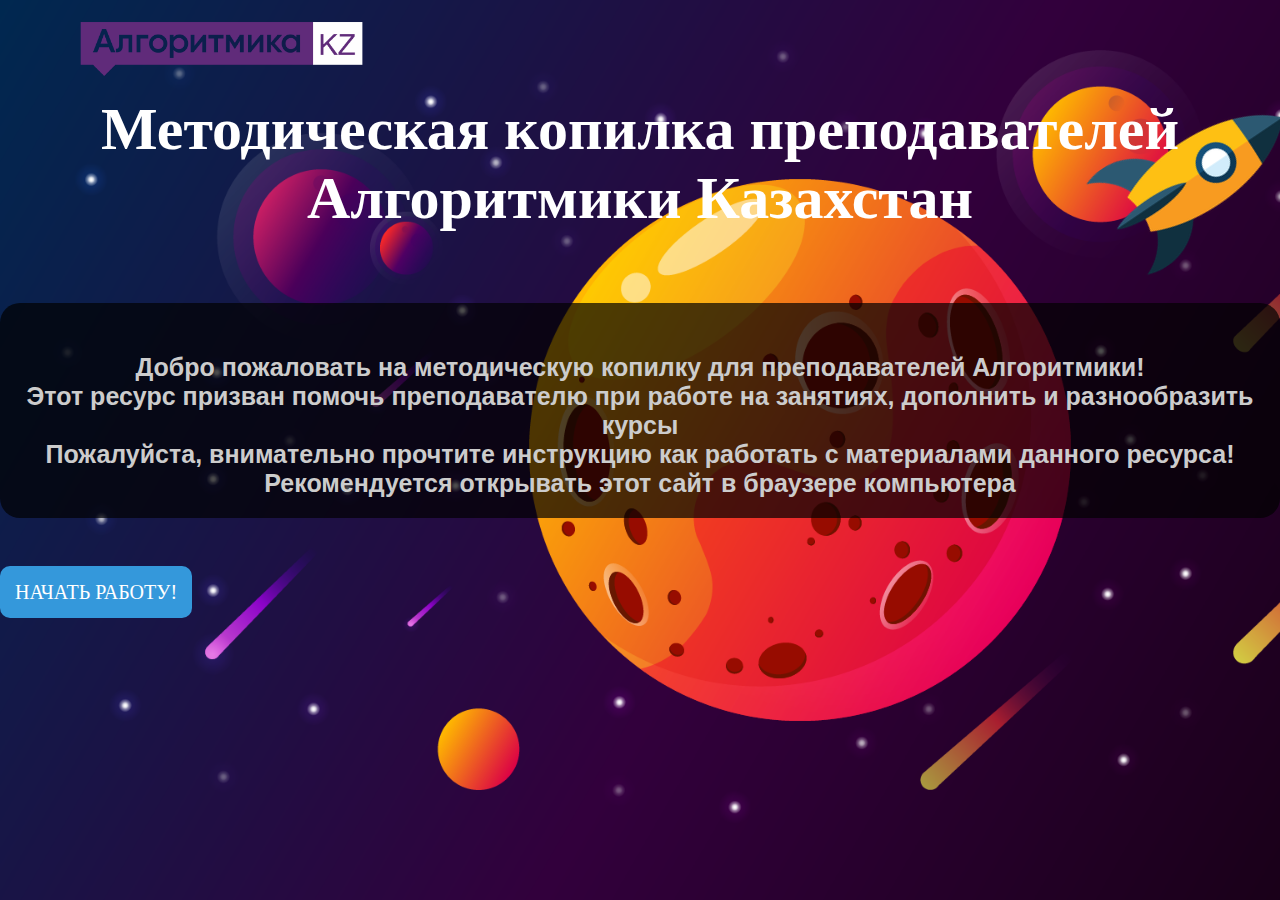
<file: index.html>
<!DOCTYPE html>
<html lang="en">
<head>
    <meta charset="UTF-8">
    <meta name="viewport" content="width=device-width, initial-scale=1.0">
    <title>МО Алгоритмики</title>
    <link href="https://cdn.jsdelivr.net/npm/bootstrap@5.1.3/dist/css/bootstrap.min.css" rel="stylesheet" integrity="sha384-1BmE4kWBq78iYhFldvKuhfTAU6auU8tT94WrHftjDbrCEXSU1oBoqyl2QvZ6jIW3" crossorigin="anonymous">
    <link rel="stylesheet" href="css/style.css">
</head>
<body>
    <div class="loader">
        <img src="img/logoMin.png" alt=""> 
        <p>A</p>
    </div> 
    <!-- Конец лоадера -->

    

    <section id = "intro-header">
        <div class="container">
            <img src="img/LogoKZ.png" class="logo" alt="">
            <div class="wrap-line zindex" style="position: relative;">
                <h1 class="text-center">Методическая копилка преподавателей Алгоритмики Казахстан</h1>
                  <h2 class="text-center">
                    Добро пожаловать на методическую копилку для преподавателей Алгоритмики!
                    <br>Этот ресурс призван помочь преподавателю при работе на занятиях, дополнить и разнообразить курсы
                    <br>Пожалуйста, внимательно прочтите инструкцию как работать с материалами данного ресурса!
                    <br>Рекомендуется открывать этот сайт в браузере компьютера
                  </h2>
                  <div class="text-center middle">
                    <a href="index2.html" class="btn-inst">НАЧАТЬ РАБОТУ!</a>
                  </div>
            </div>
            <div class="rocket"> 
                <div>
                    <img src="img/spaceship.png" alt="Rocket">
                </div> 
            </div>
        </div>
    </section>



    <script src="script.js"></script>
</body>
</html>
</file>
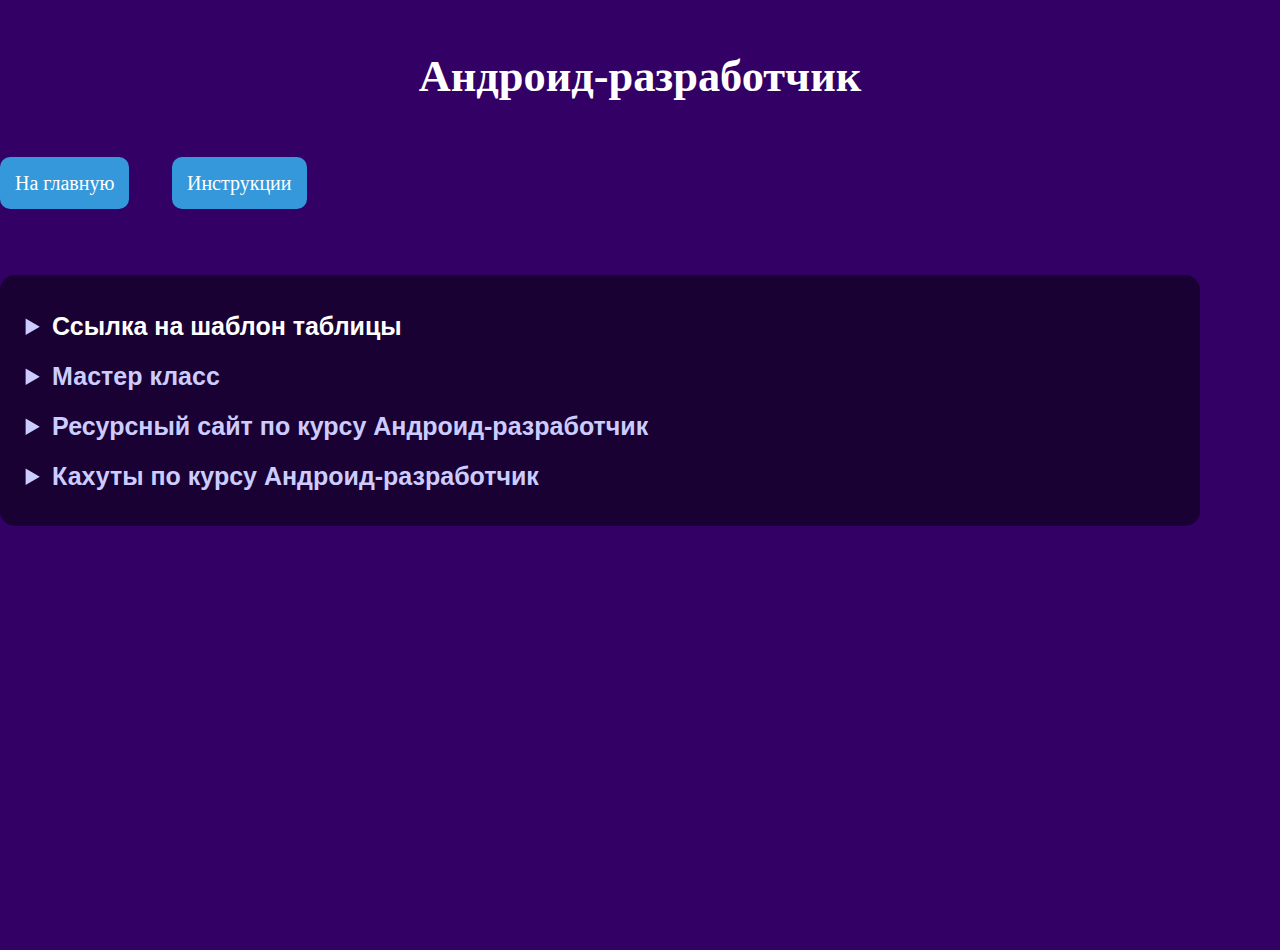
<file: appinventor2.html>
<!DOCTYPE html>
<html lang="en">
<head>
    <meta charset="UTF-8">
    <meta name="viewport" content="width=device-width, initial-scale=1.0">
    <title>Андроид-разработчик</title>
    <link href="https://cdn.jsdelivr.net/npm/bootstrap@5.1.3/dist/css/bootstrap.min.css" rel="stylesheet" integrity="sha384-1BmE4kWBq78iYhFldvKuhfTAU6auU8tT94WrHftjDbrCEXSU1oBoqyl2QvZ6jIW3" crossorigin="anonymous">
    <link rel="stylesheet" href="css/style.css">
</head>
<body class="area">
    <div class="loader">
        <img src="img/logoMin.png" alt=""> 
        <p>A</p>
    </div> 
    <!-- Конец лоадера -->

<h1><strong>Андроид-разработчик</strong></h1>

<!-- Анимация фона -->
<div>
            <ul class="circles">
                    <li></li>
                    <li></li>
                    <li></li>
                    <li></li>
                    <li></li>
                    <li></li>
                    <li></li>
                    <li></li>
                    <li></li>
                    <li></li>
            </ul>
</div>
<!-- Конец анимации фона -->

<div id="btn-group">
                <div class="text-center middle">
                    <a href="index2.html" class="btn-inst">На главную</a>
                    <a href="instructions.html" class="btn-inst">Инструкции</a>
                </div>
</div>

<div class="container-fluid">

<div class="container item-list">

    <details>
    <summary><strong><a href="https://docs.google.com/spreadsheets/d/18XPG72YwzIuKA1iWiOuUtq01KaiU-lw1_TgFGRpQGDo/edit?usp=share_link" target="blank">Ссылка на шаблон таблицы</a></strong></summary>
        <p class="content">
            <h4>
                <br>Таблица представлена в ознакомительных целях. Чтобы использовать ее на занятиях нужно скопировать ее на свой диск или компьютер (подробнее читайте в <a href="instructions.html">разделе инструкций</a>)
            </h4>
        </p>
    </details>

     <details>
    <summary><strong>Мастер класс</strong></summary>

        <p class="content">
             <h4>
        <p>
            <br>По данному курсу мастер класс пока не предусмотрен. Курс разработан как продолжение курса Визуальное программирование
        </p>
            </h4>
        </p>
    </details>

    <details>
    <summary><strong>Ресурсный сайт по курсу Андроид-разработчик</strong></summary>
        <p class="content">
            <h4>
                <br> Рекомендуется добавить ссылку на сайт с ресурсами в брайзерах каждого компьютера. А детям объяснить как скачивать файлы из Гугл Диска
                <br><strong><a href="https://met-algo.github.io/api/" target="blank">Ссылка на сайт.</a></strong>
            <a href="https://met-algo.github.io/api/" target="blank">
                <img class="imgInstruction1" src="img/appinventor.png">
            </a>
            </h4>
        </p>
    </details>
    
<details>
    <summary><strong>Кахуты по курсу Андроид-разработчик</strong></summary>
        <p class="content">
            <details class="container px-4">
            <summary>Модуль 1. Знакомство с MIT App Inventor-2.</summary>
                <h4>
                <br><a href="https://play.kahoot.it/v2/?quizId=dda67c83-ad22-436d-a2db-2238a39bdf02" target="blank">
                М1У1 Знакомство с AppInventor. Моя первая программа </a>
                <br><a href="https://play.kahoot.it/v2/?quizId=ef8a6939-7f69-4c75-8bb2-bf48534a1b54" target="blank">
                М1У2 Палитра компонентов приложения</a>
                <br><a href="https://play.kahoot.it/v2/?quizId=e8a6668b-b817-4ef3-8370-d263ba14fcaf" target="blank">
                М1У3 Функции режима "Блоки"</a>
                <br><a href="https://play.kahoot.it/v2/?quizId=e856433e-08ba-4365-abcf-1bd20bef0476" target="blank">
                М1У4 Анимация в AppInventor</a>
                </h4>
            </details>

            <details class="container px-4">
            <summary>Модуль 2. Приложения.</summary>
                <h4>
                <br><a href="" target="blank">
                М2У1 Рисование в AppInventor. Точка, круг, линия (в разработке)</a>
                <br><a href="" target="blank">
                М2У2 Рисование в AppInventor. Цвет (в разработке)</a>
                <br><a href="" target="blank">
                М2У3 (в разработке)</a>
                <br><a href="" target="blank">
                М2У4 (в разработке)</a>
                </h4>
            </details>

            <details class="container px-4">
            <summary>Модуль 3. Мобильный геймдизайн.</summary>
                <h4>
                <br><a href="" target="blank">
                М3У1 (в разработке) </a>
                <br><a href="" target="blank">
                М3У2 (в разработке) </a>
                <br><a href="" target="blank">
                М3У3 (в разработке) </a>
                <br><a href="" target="blank">
                М3У4 (в разработке) </a>
                </h4>
            </details>

</div>
</div>

    <script src="script.js"></script>
</body>
</html>
</file>
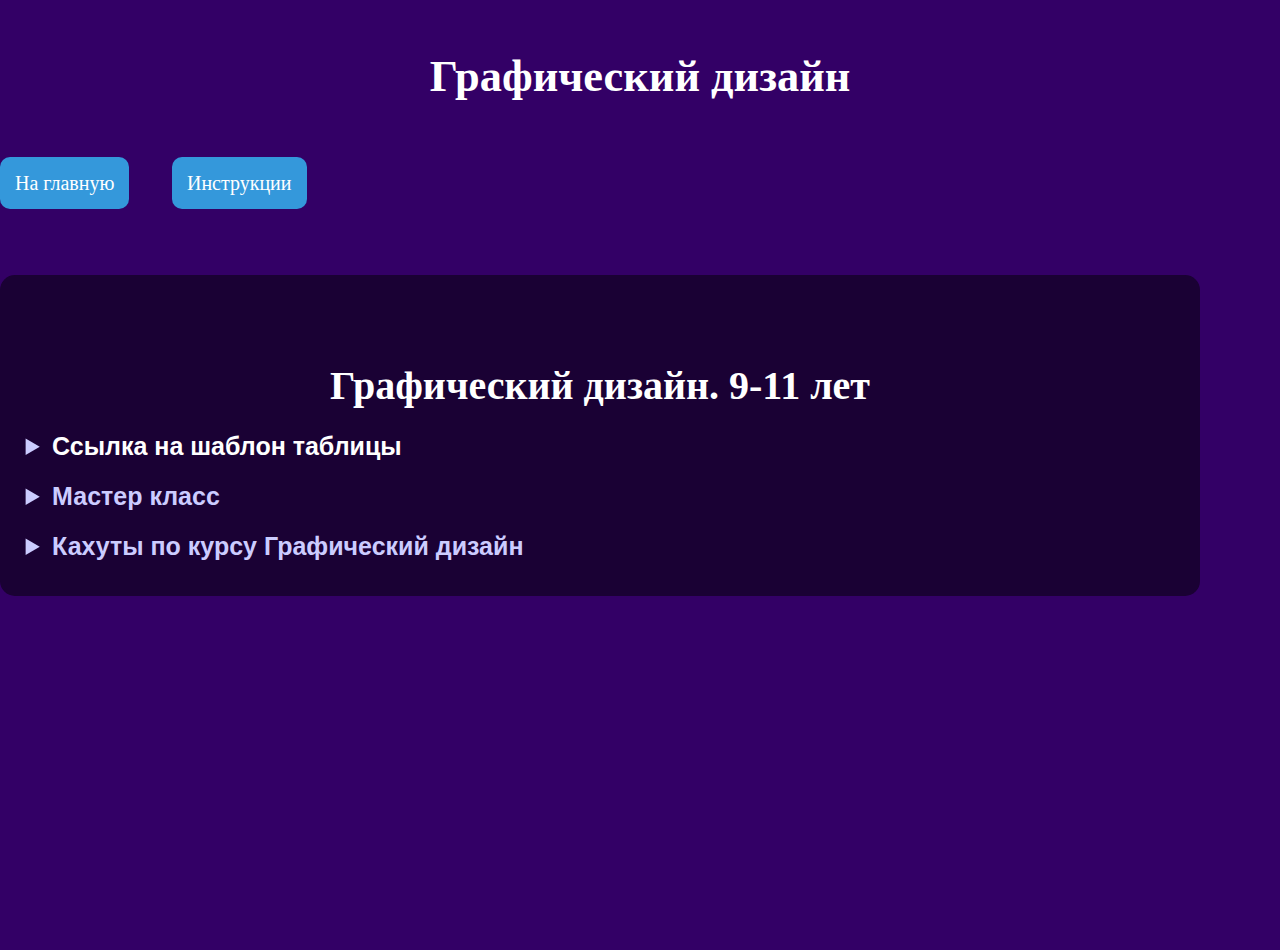
<file: design.html>
<!DOCTYPE html>
<html lang="en">
<head>
    <meta charset="UTF-8">
    <meta name="viewport" content="width=device-width, initial-scale=1.0">
    <title>Графический дизайн</title>
    <link href="https://cdn.jsdelivr.net/npm/bootstrap@5.1.3/dist/css/bootstrap.min.css" rel="stylesheet" integrity="sha384-1BmE4kWBq78iYhFldvKuhfTAU6auU8tT94WrHftjDbrCEXSU1oBoqyl2QvZ6jIW3" crossorigin="anonymous">
    <link rel="stylesheet" href="css/style.css">
</head>
<body class="area">
    <div class="loader">
        <img src="img/logoMin.png" alt=""> 
        <p>A</p>
    </div> 
    <!-- Конец лоадера -->

<h1><strong>Графический дизайн</strong></h1>

<!-- Анимация фона -->
<div>
            <ul class="circles">
                    <li></li>
                    <li></li>
                    <li></li>
                    <li></li>
                    <li></li>
                    <li></li>
                    <li></li>
                    <li></li>
                    <li></li>
                    <li></li>
            </ul>
</div>

<div id="btn-group">
                <div class="text-center middle">
                    <a href="index2.html" class="btn-inst">На главную</a>
                    <a href="instructions.html" class="btn-inst">Инструкции</a>
                </div>
</div>

<div class="container-fluid">
<div class="container item-list">
<h2><strong>Графический дизайн. 9-11 лет</strong></h2>

    <details>
    <summary><strong><a href="https://docs.google.com/spreadsheets/d/1jWoRwsYTSMYfTQMzm3_ItQX2hTJD8a6vkJEJi8VIPkE/edit?usp=sharing" target="blank">Ссылка на шаблон таблицы</a></strong></summary>
        <p class="content">
            <h4>
                <br>Таблица представлена в ознакомительных целях. Чтобы использовать ее на занятиях нужно скопировать ее на свой диск или компьютер (подробнее читайте в <a href="instructions.html">разделе инструкций</a>)
            </h4>
        </p>
    </details>

     <details>
    <summary><strong>Мастер класс</strong></summary>
        <p class="content">
            <h3><strong>ОБРАТНАЯ СВЯЗЬ ПОСЛЕ МАСТЕР КЛАССА:</strong></h3>
            <h4>
            <br> Моменты, которые нужно указать по каждому ребенку
            <br>ВП, ГД:
            <br>1. Уровень логики 
            <br>2. В каком темпе выполнял задания
            <br>3. Тянет ли курс. Если не тянет, посоветовать другой курс
            <br>4. Был ли опыт программирования
            <br>5. Впечатление ребёнка от МК
            <br>6. Отметить лучшего ученика в группе
            <br>7. Были ли проблемы с интернетом
            </h4>
            <img src="img/os_1.png" class="imgInstruction">
        </p>
        </p>
    </details>

    <details>
    <summary><strong>Кахуты по курсу Графический дизайн</strong></summary>
        <p class="content">
            <details class="container px-4">
            <summary>Модуль 1. Растровая графика.</summary>
                <h4>
                <br><a href="https://play.kahoot.it/v2/?quizId=8d93d942-899c-4393-84b7-4ef91caf8ed2" target="blank">
                М1У1 Точка, линия, узор </a>
                <br><a href="https://play.kahoot.it/v2/?quizId=ea2c5f28-c1fd-47e7-98b4-afaa3d3697e1" target="blank">
                М1У2 Заливка цветом и текстутрой</a>
                <br><a href="https://play.kahoot.it/v2/?quizId=c0f9a1ce-ba81-409c-b50d-31e50ababbc5" target="blank">
                М1У3 Многослойная иллюстрация </a>
                <br><a href="https://play.kahoot.it/v2/?quizId=f828c7c7-3657-4a80-8d5d-6f890f8da54f" target="blank">
                М1У4 Паттерн</a>
                <br><a href="" target="blank">
                М1У5 Силуэт (в разработке)</a>
                <br><a href="https://play.kahoot.it/v2/?quizId=f00ca377-8eed-4948-a893-8a6104cb867c" target="blank">
                М1У6 Работа с цветом</a>
                <br><a href="https://play.kahoot.it/v2/?quizId=6d132885-0b1a-4c6f-a21a-1ed06becce38" target="blank">
                М1У7 Коллажирование </a>
                <br><a href="https://play.kahoot.it/v2/?quizId=88b7a323-e8f8-4f49-ae5b-8c893d81533b" target="blank">
                М1У8 Дизайн мечты </a>
                </h4>
            </details>

            <details class="container px-4">
            <summary>Модуль 2. Векторная графика.</summary>
                <h4>
                <br><a href="https://play.kahoot.it/v2/?quizId=87995f9d-2a26-44bf-8797-e3c6aeff41a0" target="blank">
                М2У1 Знакомство с векторной графикой</a>
                <br><a href="https://play.kahoot.it/v2/?quizId=c81d8364-5d96-4a1f-997c-6edc1800b149" target="blank">
                М2У2 Стилизация текста в дизайне</a>
                <br><a href="https://play.kahoot.it/v2/?quizId=97f1691b-b319-48ed-b55e-78824dbe8712" target="blank">
                М2У3 Векторный портрет</a>
                <br><a href="" target="blank">
                М2У4 Создание объемных рисунков (в разработке)</a>
                <br><a href="https://play.kahoot.it/v2/?quizId=5ae86ad2-34b5-4872-9eda-01ba13aa08cf" target="blank">
                М2У5 Flat-дизайн</a>
                <br><a href="" target="blank">
                М2У6 Создание дизайна в стиле пиксель арт (в разработке)</a>
                <br><a href="" target="blank">
                М2У7 Концепт-арт персонажа (в разработке)</a>
                <br><a href="" target="blank">
                М2У8 Дизайн уровня для компьюерной игры (в разработке)</a>
                </h4>
            </details>

            <details class="container px-4">
            <summary>Модуль 3. Верстка.</summary>
                <h4>
                <br><a href="" target="blank">
                М3У1 Приближенность и выравнивание (в разработке) </a>
                <br><a href="https://play.kahoot.it/v2/?quizId=b4f314a9-b2b1-4a53-9003-cb45adba8394" target="blank">
                М3У2 Повторение и контраст </a>
                <br><a href="https://play.kahoot.it/v2/?quizId=b9d3ef6c-bafe-48c6-aa60-812e6d6145fa" target="blank">
                М3У3 Подготовка дизайна к печати </a>
                <br><a href="https://play.kahoot.it/v2/?quizId=ccd83a9e-face-4563-9a62-82e14dcd8448" target="blank">
                М3У4 Дизайн информационного плаката </a>
                </h4>
            </details>

            <details class="container px-4">
            <summary>Модуль 4. 3D-моделирование.</summary>
                <h4>
                <br><a href="https://play.kahoot.it/v2/?quizId=6bbeed01-ac32-4495-8af0-f75fb0bbdb13" target="blank">
                М4У1 Введение в 3D-моделирование</a>
                <br><a href="https://play.kahoot.it/v2/?quizId=ab7f6b2a-6bc4-4b16-8db9-56f88a83b5c2" target="blank">
                М4У2 Работа с пространством </a>
                <br><a href="https://play.kahoot.it/v2/?quizId=f745c425-8869-49b1-b726-f74ba16c082d" target="blank">
                М4У3 Работа с нестандартными формами </a>
                <br><a href="https://play.kahoot.it/v2/?quizId=6cc4328d-df20-4297-8e7a-18048a69c278" target="blank">
                М4У4 Создание 3D-макета </a>
                </h4>
            </details>

            <details class="container px-4">
            <summary>Модуль 5. Моушн-дизайн.</summary>
                <h4>
                <br><a href="" target="blank">
                М5У1 Введение в моушн-дизайн(в разработке) </a>
                <br><a href="https://play.kahoot.it/v2/?quizId=271934d4-c6d1-4258-8c43-44106555c09c&hostId=95434edd-fb4c-4711-8e54-1769c19be3c3" target="blank">
                М5У2 Ассеты </a>
                <br><a href="https://play.kahoot.it/v2/?quizId=07c19f28-4767-4798-87b0-28f45b91e7ad&hostId=95434edd-fb4c-4711-8e54-1769c19be3c3" target="blank">
                М5У3 Клипы </a>
                <br><a href="https://play.kahoot.it/v2/?quizId=d6132680-0f26-40a4-93b3-ea303bcb39df&hostId=95434edd-fb4c-4711-8e54-1769c19be3c3" target="blank">
                М5У4 Сценарии перемещения </a>
                <br><a href="https://play.kahoot.it/v2/?quizId=df2e0461-5b88-4c2a-899b-d59e9170c5d9&hostId=95434edd-fb4c-4711-8e54-1769c19be3c3" target="blank">
                М5У5 Рекламная анимация </a>
                <br><a href="https://play.kahoot.it/v2/?quizId=c717d5b6-f2fc-47a9-be6e-5a6d5c1939d6&hostId=95434edd-fb4c-4711-8e54-1769c19be3c3" target="blank">
                М5У6 Введение в айдентику </a>
                <br><a href="https://play.kahoot.it/v2/?quizId=bef71ecd-c73b-46a4-8f9f-ca7d7ec05d80&hostId=95434edd-fb4c-4711-8e54-1769c19be3c3" target="blank">
                М5У7 Анимация в веб-дизайне </a>
                </h4>
            </details>

            <details class="container px-4">
            <summary>Модуль 6. Выпускной.</summary>
                <h4>
                <br><a href="" target="blank">
                М6У1 Создание сайта портфолио(в разработке) </a>
                <br><a href="" target="blank">
                М6У2 Создание сайта портфолио(в разработке) </a>
                <br><a href="" target="blank">
                М6У3 Создание сайта портфолио(в разработке) </a>
                <br><a href="" target="blank">
                М6У4 Создание сайта портфолио(в разработке) </a>
                <br><a href="" target="blank">
                М6У5 Создание сайта портфолио(в разработке) </a>
                </h4>
            </details>
        </p>
    </details>
</div>



</div>

    <script src="script.js"></script>
</body>
</html>
</file>
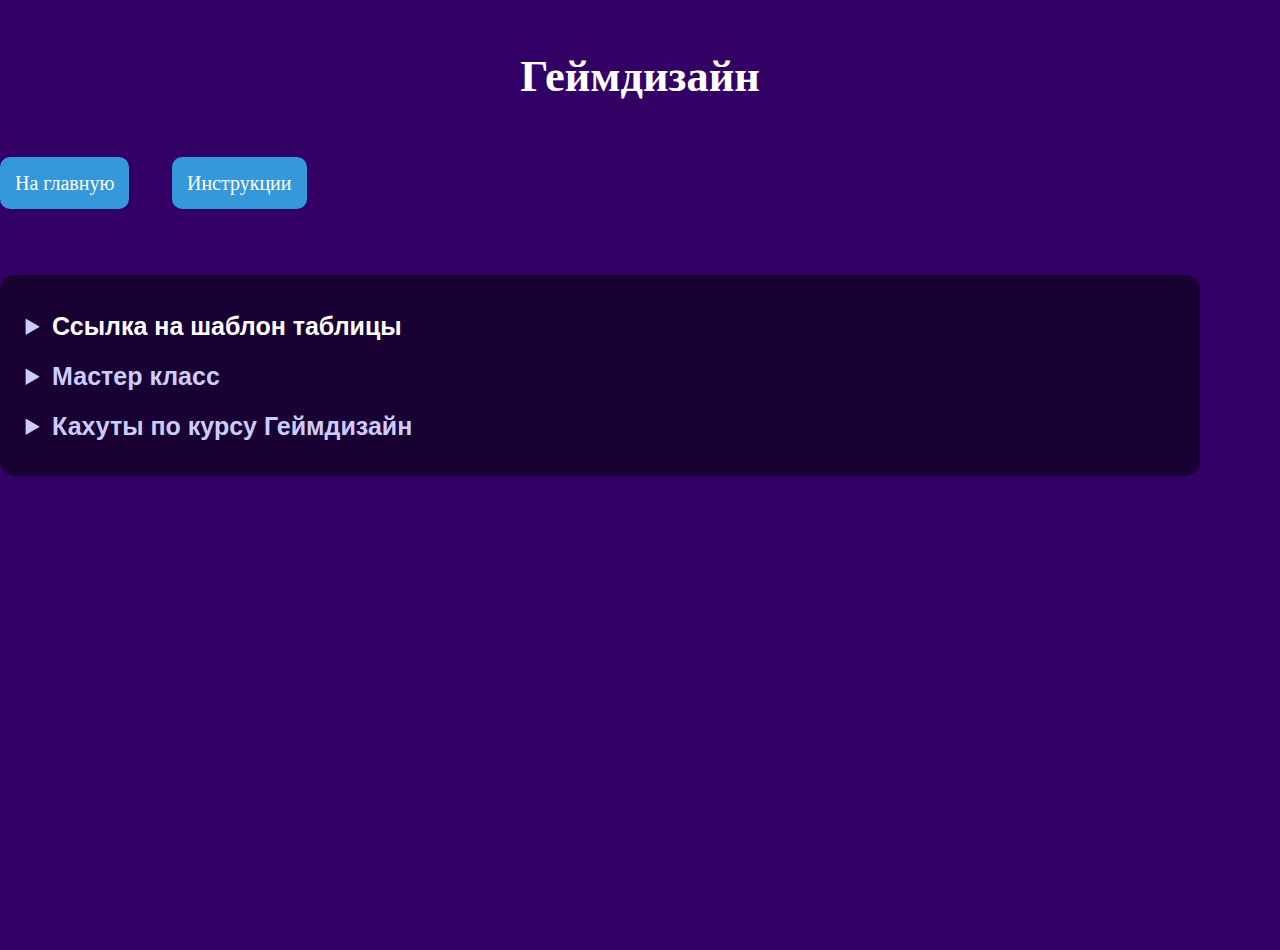
<file: gamedesign.html>
<!DOCTYPE html>
<html lang="en">
<head>
    <meta charset="UTF-8">
    <meta name="viewport" content="width=device-width, initial-scale=1.0">
    <title>Геймдизайн</title>
    <link href="https://cdn.jsdelivr.net/npm/bootstrap@5.1.3/dist/css/bootstrap.min.css" rel="stylesheet" integrity="sha384-1BmE4kWBq78iYhFldvKuhfTAU6auU8tT94WrHftjDbrCEXSU1oBoqyl2QvZ6jIW3" crossorigin="anonymous">
    <link rel="stylesheet" href="css/style.css">
</head>
<body class="area">
    <div class="loader">
        <img src="img/logoMin.png" alt=""> 
        <p>A</p>
    </div> 
    <!-- Конец лоадера -->

<h1><strong>Геймдизайн</strong></h1>

<!-- Анимация фона -->
<div>
            <ul class="circles">
                    <li></li>
                    <li></li>
                    <li></li>
                    <li></li>
                    <li></li>
                    <li></li>
                    <li></li>
                    <li></li>
                    <li></li>
                    <li></li>
            </ul>
</div>
<!-- Конец анимации фона -->

<div id="btn-group">
                <div class="text-center middle">
                    <a href="index2.html" class="btn-inst">На главную</a>
                    <a href="instructions.html" class="btn-inst">Инструкции</a>
                </div>
</div>

<div class="container-fluid">

<div class="container item-list">

    <details>
    <summary><strong><a href="https://docs.google.com/spreadsheets/d/1rG7hT_pGpInArj2Nl0AiQr8eBgEJhRbtH9gQVvan5bU/edit?usp=sharing" target="blank">Ссылка на шаблон таблицы</a></strong></summary>
        <p class="content">
            <h4>
                <br>Таблица представлена в ознакомительных целях. Чтобы использовать ее на занятиях нужно скопировать ее на свой диск или компьютер (подробнее читайте в <a href="instructions.html">разделе инструкций</a>)
            </h4>
        </p>
    </details>

     <details>
    <summary><strong>Мастер класс</strong></summary>
        <p class="content">
            <h3><strong>ОБРАТНАЯ СВЯЗЬ ПОСЛЕ МАСТЕР КЛАССА:</strong></h3>
            <h4>
            <br> Моменты, которые нужно указать по каждому ребенку
            <br>ВП, ГД:
            <br>1. Уровень логики 
            <br>2. В каком темпе выполнял задания
            <br>3. Тянет ли курс. Если не тянет, посоветовать другой курс
            <br>4. Был ли опыт программирования
            <br>5. Впечатление ребёнка от МК
            <br>6. Отметить лучшего ученика в группе
            <br>7. Были ли проблемы с интернетом
            </h4>
            <img src="img/os_1.png" class="imgInstruction">
        </p>
        </p>
    </details>

    <details>
    <summary><strong>Кахуты по курсу Геймдизайн</strong></summary>
        <p class="content">
            <details class="container px-4">
            <summary>Модуль-1. Мир Roblox Studio</summary>
                <h4>
                <br><a href="https://play.kahoot.it/v2/?quizId=27ea8598-8adb-49b9-a523-d733fccdd168" target="blank">
                М1У1 Roblox.com Vs Roblox Studio</a>
                <br><a href="https://play.kahoot.it/v2/?quizId=da488242-9664-4fc2-8cf6-4287b23dff05" target="blank">
                М1У2 Моя первая настоящая 3D-игра</a>
                <br><a href="https://play.kahoot.it/v2/?quizId=8cba5ad3-b568-470a-a96a-66b273ef396d" target="blank">
                М1У3 Создаём игру для профессиональных киберспортсменов</a>
                <br><a href="https://play.kahoot.it/v2/?quizId=c1031d83-2e05-497e-a4ad-57e9043794c9" target="blank">
                М1У4 Совершенствуем игру-платформер</a>
                <br><a href="https://play.kahoot.it/v2/?quizId=df478938-e838-42d5-be86-143734543f7f" target="blank">
                М1У5 Расширяем функционал игры с помощью скриптов</a>
                </h4>
            </details>

            <details class="container px-4">
            <summary>Модуль-2. Мир, в котором я живу</summary>
                <h4>
                <br><a href="https://play.kahoot.it/v2/?quizId=00f4b863-c1b7-493d-974c-818622fe9eeb" target="blank">
                М2У1 Создаём свой мир: ландшафт и растения</a>
                <br><a href="https://play.kahoot.it/v2/?quizId=0dd958fb-0b57-45d7-b531-253330331be6" target="blank">
                М2У2 Создаём свой мир: зданияи</a>
                <br><a href="https://play.kahoot.it/v2/?quizId=c769c4c0-5a06-42ac-bdbf-dbc97d08cda5" target="blank">
                М2У3 Добавление скриптов. Практика</a>
                <br><a href="https://play.kahoot.it/v2/?quizId=097437c7-9a6e-4f62-ac22-a6a22121abe2" target="blank">
                М2У4 Создаём свой мир: сюрпризы и препятствия</a>
                <br><a href="" target="blank">
                М2У5 Мир, в котором я живу (презентации миров) (в разработке)</a>
                </h4>
            </details>

            <details class="container px-4">
            <summary>Модуль-3. Мир, полный загадок (создание квеста)</summary>
                <h4>
                <br><a href="https://play.kahoot.it/v2/?quizId=0f825052-3081-48c5-9590-2665c64e79a8" target="blank">
                М3У1 Что такое геймдизайн?</a>
                <br><a href="https://play.kahoot.it/v2/?quizId=63fe0597-d0c0-4586-a2b3-b8eeb53625e5" target="blank">
                М3У1 Что такое геймдизайн? (усложненный вариант)</a>
                <br><a href="https://play.kahoot.it/v2/?quizId=b287bcc1-d52e-431e-a9f7-d70f65ad5b8f" target="blank">
                М3У2 Добавление чат-ботов в игру</a>
                <br><a href="https://play.kahoot.it/v2/?quizId=6626d422-26bf-4639-9bbd-210b85bf87b9" target="blank">
                М3У3 Системный дизайн и переходы между уровнями</a>
                <br><a href="https://play.kahoot.it/v2/?quizId=df08307d-c1ea-4c95-9528-5a73b63b0c4f" target="blank">
                М3У4 Добавляем загадки и головоломки в квест</a>
                <br><a href="https://play.kahoot.it/v2/?quizId=cdbae1a6-b64c-4a0a-89a8-69be5b137116" target="blank">
                М3У5 Моя игра-квест</a>
                </h4>
            </details>

            <details class="container px-4">
            <summary>Модуль-4. Мир, полный сюрпризов</summary>
                <h4>
                <br><a href="https://play.kahoot.it/v2/?quizId=60b56cec-a9b4-479d-9474-2bd7f5078501" target="blank">
                М4У1 Что такое Role-playing game?</a>
                <br><a href="https://play.kahoot.it/v2/?quizId=66e9744f-0d98-4912-80cf-a5344fa07c31" target="blank">
                М4У2 Добавление персонажей в игру</a>
                <br><a href="https://play.kahoot.it/v2/?quizId=1fc9e446-c6a4-48b1-8463-f984c5f524de" target="blank">
                М4У3 Создаём атаку в игре</a>
                <br><a href="https://play.kahoot.it/v2/?quizId=7fe0859b-0ea1-4e21-b0c1-62372b881650" target="blank">
                М4У4 Проектируем достижения игрока</a>
                <br><a href="https://play.kahoot.it/v2/?quizId=3b5a6b96-b15d-40f4-b894-7e3b146e5cbe" target="blank">
                М4У5 Представляем свою игру</a>
                </h4>
            </details>

            <details class="container px-4">
            <summary>Модуль-5. Мы такие разные (создание многопользовательских игр)</summary>
                <h4>
                <br><a href="https://play.kahoot.it/v2/?quizId=51c69598-df56-4a47-aaf9-00f9bc0193ca" target="blank">
                М5У1 Что такое шутер?</a>
                <br><a href="https://play.kahoot.it/v2/?quizId=0f52fab4-94a3-4b1c-a5aa-2f9a98520eb1" target="blank">
                М5У2 Создаём карту для шутера </a>
                <br><a href="https://play.kahoot.it/v2/?quizId=b6c072c9-950c-4402-99ae-d8dc59eee350" target="blank">
                М5У3 Как сделать шутер многопользовательским?</a>
                <br><a href="https://play.kahoot.it/v2/?quizId=35c0da7f-05fb-4fe6-9a3a-cd0f308e26ec" target="blank">
                М5У4 Проводим киберспортивный турнир</a>
                </h4>
            </details>

            <details class="container px-4">
            <summary>Модуль-6. Мир гоночных трасс</summary>
                <h4>
                <br><a href="https://play.kahoot.it/v2/?quizId=65f5dff4-6896-4274-a5b8-2ae0b7242e9b" target="blank">
                М6У1 Что такое симуляторы?</a>
                <br><a href="" target="blank">
                М6У2    Оформляем карту для гонок (в разработке)</a>
                <br><a href="https://play.kahoot.it/v2/?quizId=b525a046-a48e-4026-9ced-25348e0905c6" target="blank">
                М6У3 Создаём свой квадроцикл </a>
                 <br><a href="https://play.kahoot.it/v2/?quizId=96c0440f-0397-4fd4-af32-635ff434d047" target="blank">
                М6У4 Представляем симулятор гонок</a>
                </h4>
            </details>

            <details class="container px-4">
            <summary>Модуль-7. Переходим на новый уровень</summary>
                <h4>
                <br><a href="https://play.kahoot.it/v2/?quizId=e51d460e-6e3e-4ba7-a25d-f813172cc2f4" target="blank">
                М7У1 Что такое аркады?</a>
                 <br><a href="https://play.kahoot.it/v2/?quizId=fa8b8844-cd0a-45b1-af30-571cfa73f2b2" target="blank">
                М7У2 Создание атак в аркадах</a>
                 <br><a href="" target="blank">
                М7У3 Разработка мобильной версии игры (в разработке)</a>
                 <br><a href="" target="blank">
                М7У4 Выпускной. Создание игры King of the Hill (в разработке)</a>
                </h4>
            </details>
        </p>
    </details>
    
</div>
</div>

    <script src="script.js"></script>
</body>
</html>
</file>
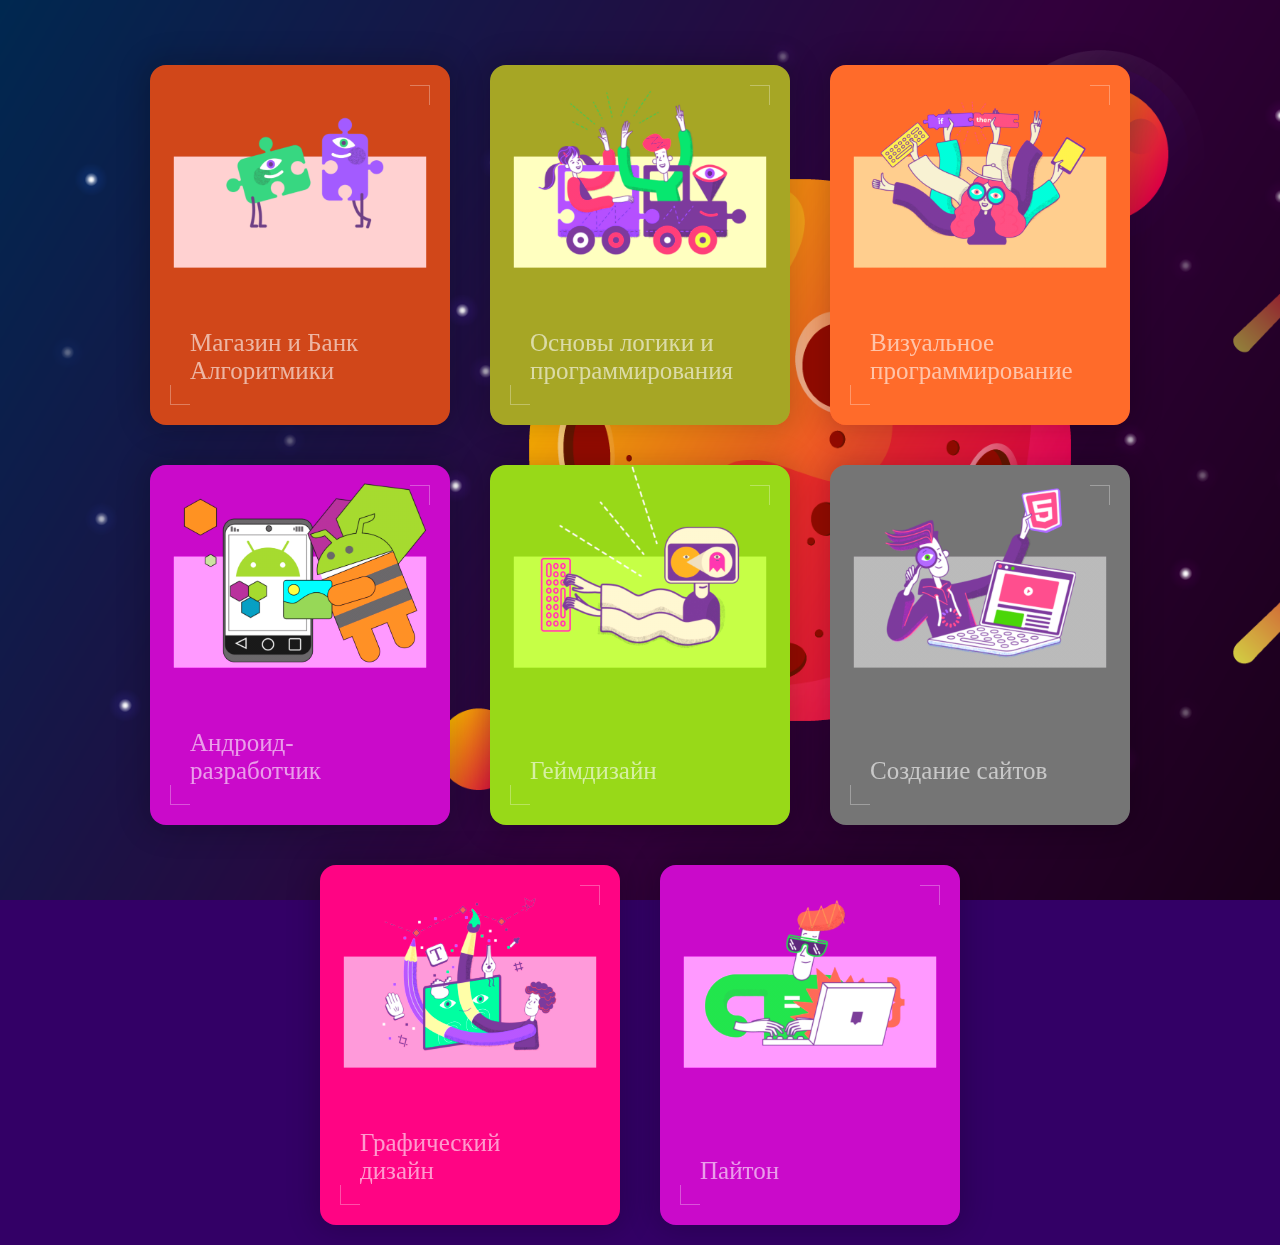
<file: index2.html>
<!DOCTYPE html>
<html lang="en">
<head>
    <meta charset="UTF-8">
    <meta name="viewport" content="width=device-width, initial-scale=1.0">
    <title>МО Алгоритмики</title>
    <link href="https://cdn.jsdelivr.net/npm/bootstrap@5.1.3/dist/css/bootstrap.min.css" rel="stylesheet" integrity="sha384-1BmE4kWBq78iYhFldvKuhfTAU6auU8tT94WrHftjDbrCEXSU1oBoqyl2QvZ6jIW3" crossorigin="anonymous">
    <link rel="stylesheet" href="css/style.css">
</head>
<body>
    <div class="loader">
        <img src="img/logoMin.png" alt=""> 
        <p>A</p>
    </div> 
    <!-- Конец лоадера -->

    
<section id = "intro-header">
<section class="main">

  <div class="wrap wrap--1">
    <a href="shop_&_bank.html">
        <div class="container1 container--1">
          <p>Магазин и Банк Алгоритмики</p>
        </div>
    </a>
  </div>

  <div class="wrap wrap--2">
    <a href="olip.html">
        <div class="container1 container--2">
          <p>Основы логики и программирования</p>
        </div>
    </a>
  </div>

   <div class="wrap wrap--3">
    <a href="visual-programming.html">
        <div class="container1 container--3">
          <p>Визуальное программирование</p>
        </div>
    </a>
  </div>

  <div class="wrap wrap--4">
    <a href="appinventor2.html">
        <div class="container1 container--4">
          <p>Андроид-разработчик</p>
        </div>
    </a>
  </div>


  <div class="wrap wrap--5">
    <a href="gamedesign.html">
        <div class="container1 container--5">
          <p>Геймдизайн</p>
        </div>
    </a>
  </div>

  <div class="wrap wrap--6">
    <a href="web-sites.html">
        <div class="container1 container--6">
          <p>Создание сайтов</p>
        </div>
    </a>
  </div>

   <div class="wrap wrap--7">
    <a href="design.html">
        <div class="container1 container--7">
          <p>Графический дизайн</p>
        </div>
    </a>
  </div>

  <div class="wrap wrap--8">
    <a href="python.html">
        <div class="container1 container--8">
          <p>Пайтон</p>
        </div>
    </a>
  </div>
</section>
</section>

    <script src="script.js"></script>
</body>
</html>
</file>
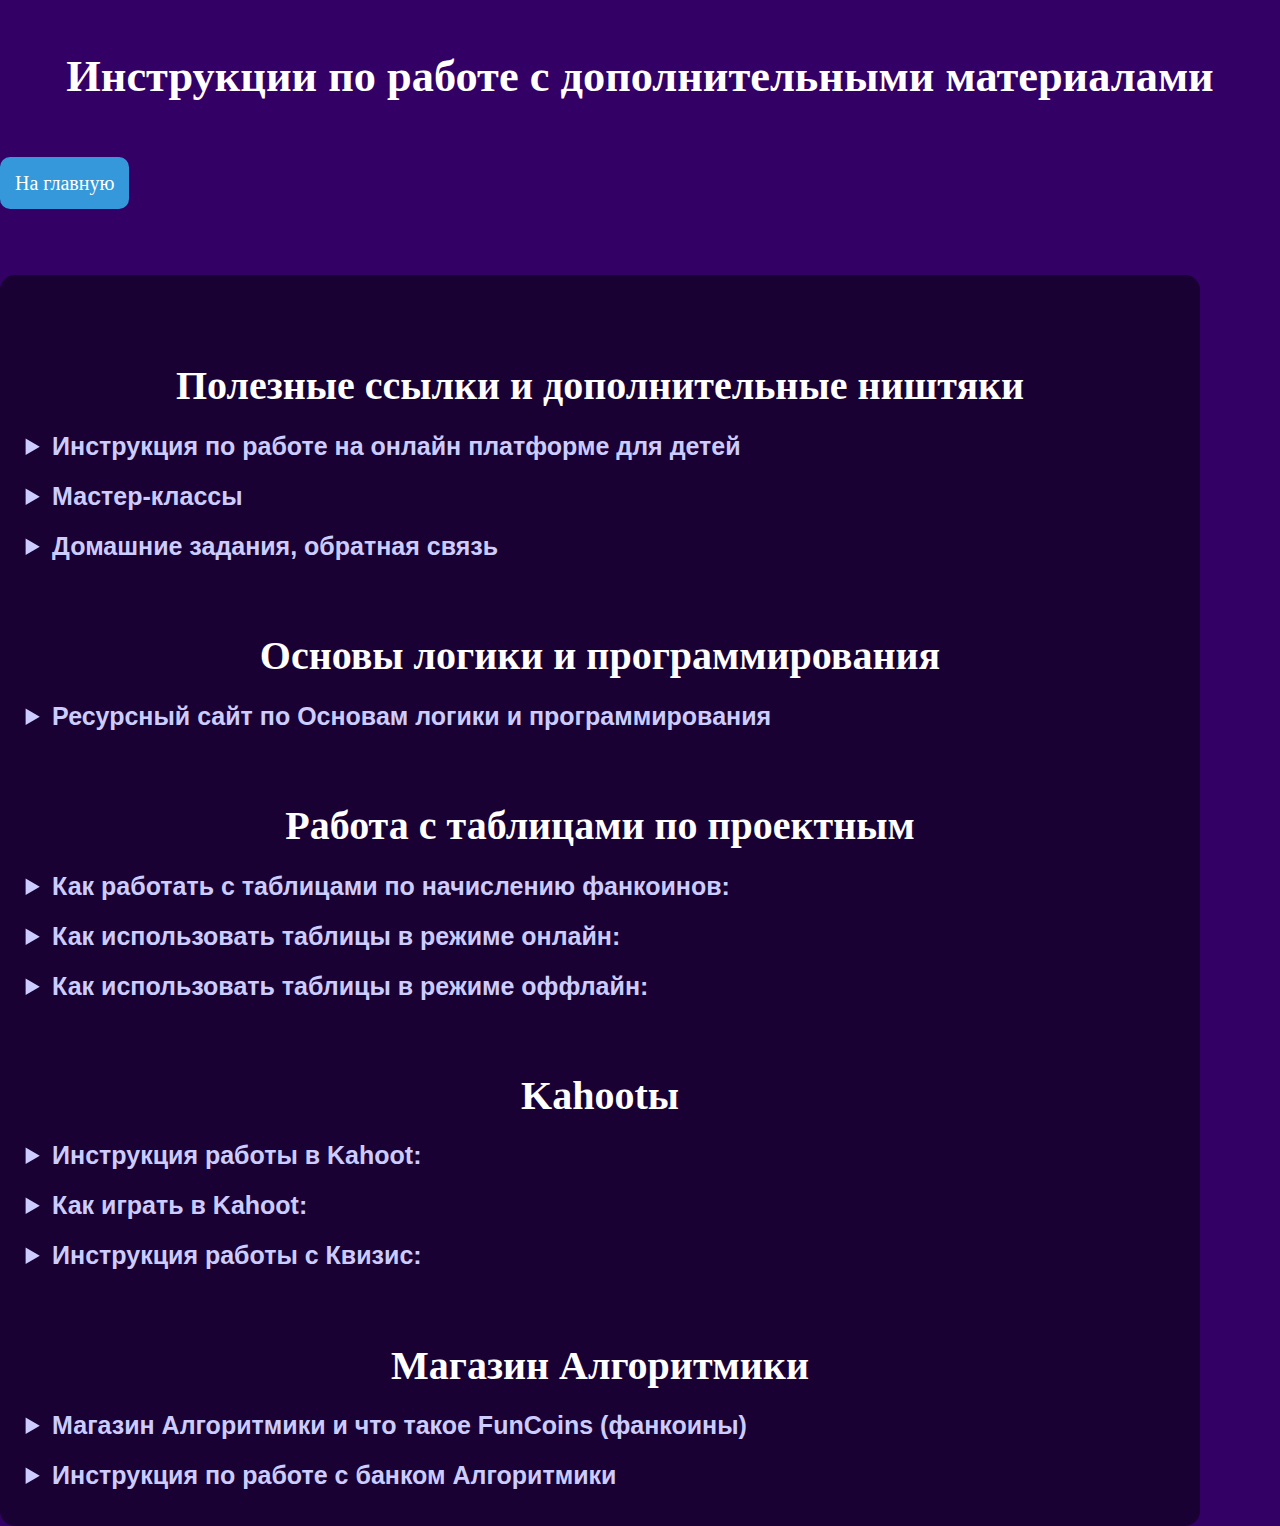
<file: instructions.html>
<!DOCTYPE html>
<html lang="en">
<head>
    <meta charset="UTF-8">
    <meta name="viewport" content="width=device-width, initial-scale=1.0">
    <title>МО Алгоритмики</title>
    <link href="https://cdn.jsdelivr.net/npm/bootstrap@5.1.3/dist/css/bootstrap.min.css" rel="stylesheet" integrity="sha384-1BmE4kWBq78iYhFldvKuhfTAU6auU8tT94WrHftjDbrCEXSU1oBoqyl2QvZ6jIW3" crossorigin="anonymous">
    <link rel="stylesheet" href="css/style.css">
</head>
<body class="area">
    <div class="loader">
        <img src="img/logoMin.png" alt=""> 
        <p>A</p>
    </div> 
    <!-- Конец лоадера -->
	<h1>Инструкции по работе с дополнительными материалами</h1>

<!-- Анимация фона -->
<div>
            <ul class="circles">
                    <li></li>
                    <li></li>
                    <li></li>
                    <li></li>
                    <li></li>
                    <li></li>
                    <li></li>
                    <li></li>
                    <li></li>
                    <li></li>
            </ul>
</div>
<!-- Конец анимации фона -->

<div id="btn-group">
                <div class="text-center middle">
                    <a href="index2.html" class="btn-inst">На главную</a>
                </div>
</div>

<div class="container-fluid">
<div class="container item-list">

	<h2>Полезные ссылки и дополнительные ништяки</h2>
    <details>
        <summary><strong>Инструкция по работе на онлайн платформе для детей</strong></summary>
         <p class="content">
        <h4>
            <br> <a href="tascks/htw-online.html" target="blank">Инструкции по AlgoMeet и JitsiMeet</a>
            <br> Рекомендуется перед началом онлайн мастер классов или занятий (за 15-30 мин) открыть инструкицю в отдельной вкладке браузера и поделиться им в онлайн-платформе, чтобы при подключении дети могли изучить ее.
            <br>Инструкция зациклена и повторяется до тех пор пока ее не остановят. Это сделано для того, чтобы ее могли увидеть те, кто только подключился к онлайн-платформе
            <br><a href="tascks/htw-online.html" target="blank"><img class="imgInstruction2" src="img/wtd_online2.png"></a>
        </h4>
        </p>
        <h4>
            <br>Это Gif-инструкция по работе на платформе Algo-meet. Нужно нажать на нее, чтобы открыть в отдельной вкладке и поделиться инструкцией в онлайн-платформе...
            <br><a href="img/Algo_meet.gif" target="blank"><img class="imgInstruction" src="img/Algo_meet.gif"></a>
        </h4>
        </p>
    </details>

    <details>
    <summary><strong>Мастер-классы</strong></summary>
        <p class="content">
        <ul>
            <a href="https://docs.google.com/presentation/d/1dgPV_qi9ThC8af2pQmRWsKN7KQRBIn1V/edit?usp=sharing&ouid=113586239991706833828&rtpof=true&sd=true"><h4>Мастер-класс по робототехнике</h4></a>

            <h4>Допы и информацию о мастер-классах по отдельным курсам смотрите в разделах самих курсов
            <br>
            <h3><strong>ОБРАТНАЯ СВЯЗЬ ПОСЛЕ МАСТЕР-КЛАССА:</strong></h3>
            <h4>
            <br> Моменты, которые нужно указать по каждому ребенку
            <br>ОЛиП, ВП, ГД, СС, ПС, ПП:
            <br>1. Уровень логики 
            <br>2. В каком темпе выполнял задания
            <br>3. Тянет ли курс. Если не тянет, посоветовать другой курс
            <br>4. Был ли опыт программирования
            <br>5. Впечатление ребёнка от МК
            <br>6. Отметить лучшего ученика в группе
            <br>7. Были ли проблемы с интернетом
            </h4>
            <img src="img/os_1.png" class="imgInstruction">
            <img src="img/os_2.png" class="imgInstruction">
        </ul>
        </p>
    </details>

        <details>
    <summary><strong>Домашние задания, обратная связь</strong></summary>
        <p class="content">
            <br>
            <h3><strong>Образец заполнения домашнего задания в календаре после урока:</strong></h3>
            <img src="img/sample1.jpg" width="100%">
        </p>
    </details>

<h2>Основы логики и программирования</h2>
	<details>
	<summary><strong>Ресурсный сайт по Основам логики и программирования</strong></summary>
	    <p class="content">
	        <h3 class="container px-4">
	            <br><strong>Ниже приведена подробная инструкция по работе с сайтом для ОЛиП</strong>
	            <br>Дополнительный ресурсный сайт, призванный разнообразить занятия по курсу ОЛиП разделен по модулям и по темам. Содержит интерактивные задания и игры
	            <br>1.<img class="imgInstruction1" src="img/olip.png">
	            <br>Можно использовать на занятиях, как полноценное объяснение нового материала
	            <br>На каждом компьютере или планшете в браузерах рекомендуется заранее создать ссылки на главных страницах, чтобы можно было быстро подключить сайт для работы в нем детей: sadiyarur.github.io/prog4kids
	            <br>2.<img class="imgInstruction1" src="img/olip1.png">
	            <br>3.<img class="imgInstruction1" src="img/olip2.png">
	            <br>Этот ресурс также используется, если ребенок справляется с задачами на платформе Алгоритмики быстрее или, если он пришел на занятие раньше начала урока
	            <br><strong>Не позволяйте детям заранее проходить непройденные темы!</strong> Если вы хотите чем-то занять ребенка, то, начиная со второго модуля все задания под номером 5 являются бонусными играми или задачами. Их дети могут поиграть. Также с заданием номер 4 второго модуля. 
	            <br><strong>Нельзя заранее давать решать самое последнее задание последнего модуля </strong>- это задание для выпускного занятия!
	        </h3>
	    </p>
	</details>
	
<h2>Работа с таблицами по проектным</h2>
	<details>
	<summary><strong>Как работать с таблицами по начислению фанкоинов:</strong></summary>
				
	    <p class="content">
	        <h3 class="container px-4">
	        	<br>Таблицы рекомендуется периодически демонстрировать во время занятия, чтобы ученики видели свой прогресс, для большей мотивации выполнять задания. Не забывайте сразу после занятия начислять фанкоины на счет ученика в банке Алгоритмики (смотрите ниже инструкцию как работать с банком)
	            <br>1. <strong>Таблица для использования на каждом занятии.</strong> Максимальное число начислений - 13 фанкоинов. Вкладка в Таблице "Для занятий". Каждый пункт заполняется преподавателем на свое усмотрение при выполнении учеником задач на платформе. Подсчет проводится автоматически
	            <br><img class="imgInstruction" src="img/Table.png">
	            <br>
	            <br>2. В таблице представлены дополнительные графы для полезных ссылок. Ссылка на форму отчета по обратной связи "Точки контроля_проекты учеников" уже вставлена в каждую таблицу. Так же вам вручную можно добавить ссылку на группу в бо и название группы в бо
	            <br><img class="imgInstruction" src="img/Table2.png">
	            <br>
	            <br>3. <strong>Таблица для проектных работ.</strong> В каждом столбце есть пункты, которые должны быть в проекте. Преподаватель заполняет их в процессе проверки. Подсчет общей суммы за проект производится автоматически. Ученик может не выполнить некоторые пункты, но, их количество не должно превышать 2-х. Преподаватель на свое усмотрение может начислять лишь часть суммы за пункт, если ученик недовыполнил эту часть, хотя и начинал его
	            <br><img class="imgInstruction" src="img/Table3.png">
	            <br>
	            <br>4. Так же предусмотрены графы по обратной связи и ссылкам по проектным работам в конце каждого модуля. После этого остается только копировать всю информацию с таблиц в форму отчета
	            <br><img class="imgInstruction" src="img/Table4.png">
	            <br>
	        </h3>
	    </p>
	</details>

	<details>
	<summary><strong>Как использовать таблицы в режиме онлайн:</strong></summary>
	    <p class="content">
	        <h3 class="container px-4">
	            <br><strong>Таблицы можно скопировать в свой Google-Диск.</strong> Для этого нужно иметь свою учетную запись гугл аккаунта и скопировать файлы в него. Создавайте отдельную таблицу для каждой Вашей группы, переименовав таблицу соответствующим образом
	            <br>Для использования файла в своем диске нажмите "Файл" => "Создать копию"
	            <br><img class="imgInstruction1" src="img/OnlineMode1.png">
	            <br>
	            <br>Ввести название группы и нажать "ОК"
	            <br><img class="imgInstruction1" src="img/OnlineMode2.png">
	        </h3>
	    </p>
	</details>

	<details>
	<summary><strong>Как использовать таблицы в режиме оффлайн:</strong></summary>
	    <p class="content">
	        <h3 class="container px-4">
	            <br><strong>Таблицы можно скопировать на свой персональный компьютер</strong> при условии, что есть вероятность, что Ваши файлы никто в ней не тронет и они не затеряются
	            <br>Для использования файла в оффлайн режиме нажмите "Файл" => "Скачать" => "Microsoft Excel (XLSX)"
	            <br><img class="imgInstruction1" src="img/OfflineMode.png">
	        </h3>
	    </p>
	</details>

<h2>Kahootы</h2>
	<details>
	<summary><strong>Инструкция работы в Kahoot:</strong></summary>
	    <p class="content">
	        <h3 class="container px-4">
	            <br>Дополнительный ресурс Kahoot используется для повторения и закрепления пройденного материала в интересной и увлекательной форме. Kahoot - это игровой тест, где дети должны быстро отвечать на вопросы и зарабатывать очки. 
	            <br>Чтобы начать работу нужно открыть сайт по ссылке: https://create.kahoot.it
	            <br>Зарегистрироваться или зайти в свою учетную запись.
	            <br>Рекомендуется регистрироваться под учетной записью учителя (Более подробно следуйте указаниям на сайте, включите автоперевод страниц на русский)
	            <br>Можно создавать как свои кахуты, так использовать и готовые варианты на сайте
	            <br>Кахуты желательно проводить в начале занятия. Подключать кахуты по пройденной теме для повторения пройденного. В этом случает в презентации к уроку слайды с повторением материала можно пропустить
	            <br><img class="imgInstruction" src="img/kahoot-3.png">
	        </h3>
	    </p>
	</details>

	<details>
	<summary><strong>Как играть в Kahoot:</strong></summary>
	    <p class="content">
	        <h3 class="container px-4">
	            <br>1. Чтобы начать работу с готовыми кахутами, достаточно нажать на соответствующую тему кахута. Зарегистрироваться, если это требуется.
	            <br><img class="imgInstruction1" src="img/kahoot-4.png">
	            <br>2. Выбрать вариант игры
	            <br><img class="imgInstruction1" src="img/kahoot-1.png">
	            <br>3. Дождаться пока учащиеся не подключатся к игре и нажать Start.
	            <br><img class="imgInstruction1" src="img/kahoot-2.png">
	            <br>4. Для того, чтобы подключиться к игре они должны зайти по другой ссылке: kahoot.it
	            <br>5. Ввести Game Pin (Гейм Пин) и придумать себе Nickname (Никнеймы):
	            <br><img class="imgInstruction1" src="img/gamepin.png">
	            <br><img class="imgInstruction1" src="img/nickname.jpg">
	        </h3>
	    </p>
	</details>

	<details>
	<summary><strong>Инструкция работы с Квизис:</strong></summary>
	    <p class="content">
	        <h3 class="container px-4">
	            <br><a href="https://www.youtube.com/watch?v=1oBx47tj1cs">Посмотреть видео о том, как работать с Квизис</a>
	        </h3>
	    </p>
	</details>

<h2>Магазин Алгоритмики</h2>
	<details>
		<summary><strong>Магазин Алгоритмики и что такое FunCoins (фанкоины)</strong></summary>
			<p class="content">
				<h3 class="container px-4">
					<br>В Алгоритмике Казахстан принята своя система вознаграждения и мотивации учеников - FunCoins (далее - <strong>Фанкоины</strong>).
					<br>Для работы с этой системой преподавателю нужно уметь работать с Банком Алгоритмики (нужно к каждому курсу скачать и использовать таблицы по начислению Фанкоинов). Необходимо каждому ученику завести счет в этом банке. Далее следует каждое занятие проверять выполняемость задач и начислять за это награды. Так же эту систему рекомендуется использовать при проверке проектных работ (смотрите <strong>Таблицы по начислению фанкоинов</strong> для каждого отдельного курса)
					<br>Рекомендуется использовать фанкоины для занятий на курсах, предназначенных для младшей и средней категорий групп. Для старших категорий учеников - на усмотрение преподавателя
					<br>За накопленные фанкоины ученики могут приобрести подарки в Магазине Алгоритмики (смотрите подробнее по <a href="http://algoritmika.kz.tilda.ws/" target="blank">Ссылке на магазин</a>)
					<br> Подробнее, читайте в файле по <a href="https://docs.google.com/document/d/1lOCWIm6wOuttjoaVz9ckEndJ5A1daDVQaMW-StXt6Vs/edit?usp=sharing">ссылке</a>
				</h3>
			</p>
	</details>
	<details>
		<summary><strong>Инструкция по работе с банком Алгоритмики</strong></summary>
		    <p class="content">
		        <h3 class="container px-4">
		            <br>Банк Алгоритмики - еще один способ мотивации детей на занятиях Алгоритмики Казахстан
		            <br>Преподавателю следует вести учет заработанных фанкоинов вручную на отчетных таблицах по проектным работам
		        </h3>
		    </p>
	</details>

</div>

</div>
	

    <script src="script.js"></script>	
</body>
</html>
</file>
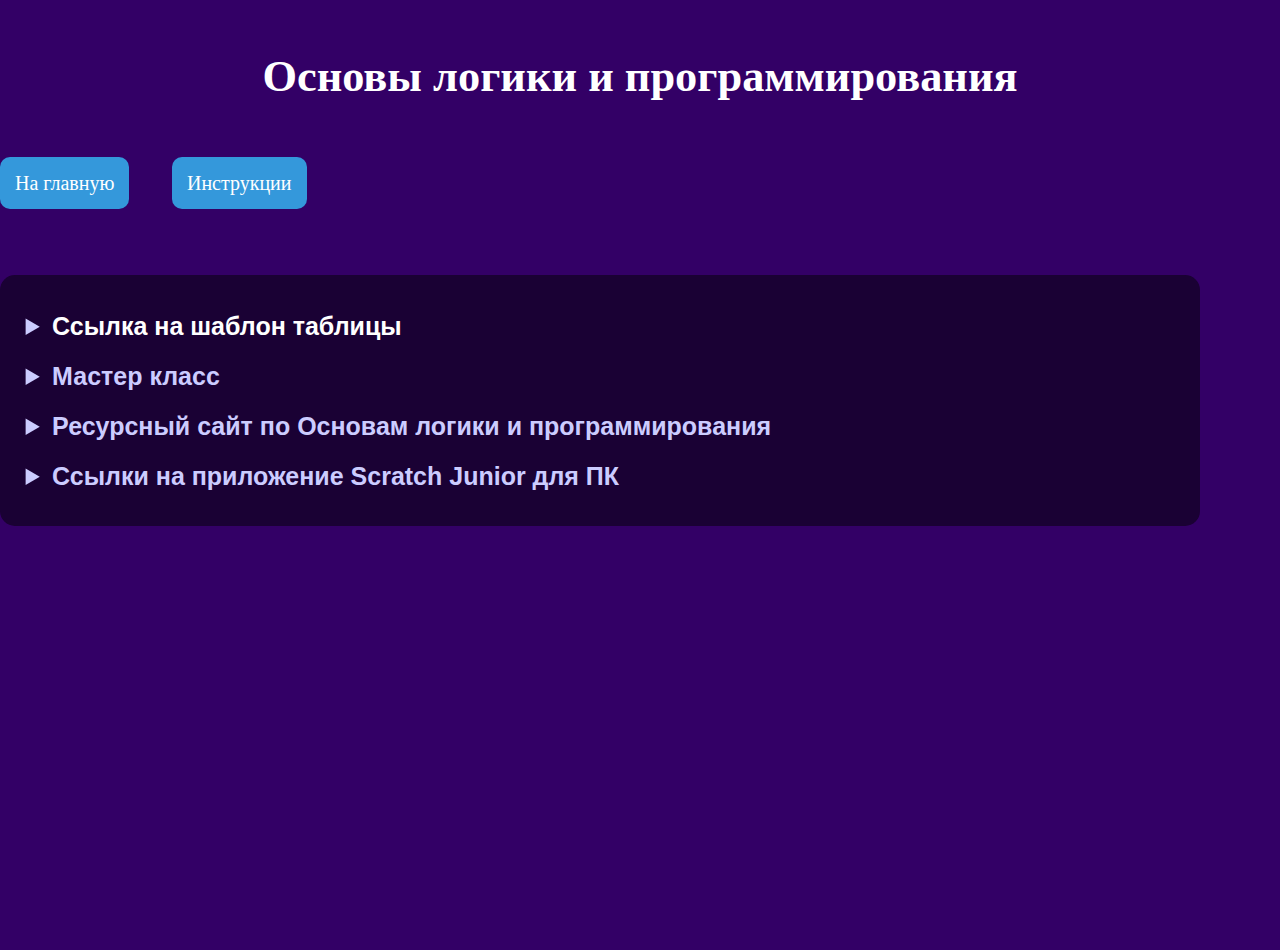
<file: olip.html>
<!DOCTYPE html>
<html lang="en">
<head>
    <meta charset="UTF-8">
    <meta name="viewport" content="width=device-width, initial-scale=1.0">
    <title>ОЛиП</title>
    <link href="https://cdn.jsdelivr.net/npm/bootstrap@5.1.3/dist/css/bootstrap.min.css" rel="stylesheet" integrity="sha384-1BmE4kWBq78iYhFldvKuhfTAU6auU8tT94WrHftjDbrCEXSU1oBoqyl2QvZ6jIW3" crossorigin="anonymous">
    <link rel="stylesheet" href="css/style.css">
</head>
<body class="area">
    <div class="loader">
        <img src="img/logoMin.png" alt=""> 
        <p>A</p>
    </div> 
    <!-- Конец лоадера -->

<h1><strong>Основы логики и программирования</strong></h1>

<!-- Анимация фона -->
<div>
            <ul class="circles">
                    <li></li>
                    <li></li>
                    <li></li>
                    <li></li>
                    <li></li>
                    <li></li>
                    <li></li>
                    <li></li>
                    <li></li>
                    <li></li>
            </ul>
</div>
<!-- Конец анимации фона -->

<div id="btn-group">
                <div class="text-center middle">
                    <a href="index2.html" class="btn-inst">На главную</a>
                    <a href="instructions.html" class="btn-inst">Инструкции</a>
                </div>
</div>

<div class="container-fluid">

<div class="container item-list">

    <details>
    <summary><strong><a href="https://docs.google.com/spreadsheets/d/1zvgvoeKC7bHoN3-pX3tUV11C1dMzy7Xi1SaGcPKisg8/edit?usp=sharing" target="blank">Ссылка на шаблон таблицы</a></strong></summary>
        <p class="content">
            <h4>
                <br>Таблица представлена в ознакомительных целях. Чтобы использовать ее на занятиях нужно скопировать ее на свой диск или компьютер (подробнее читайте в <a href="instructions.html">разделе инструкций</a>)
            </h4>
        </p>
    </details>

     <details>
    <summary><strong>Мастер класс</strong></summary>

        <p class="content">
             <h4>
        <p>
            <br><a href="tascks/RobotAct.html" target="blank">Активность "Помоги Рыцарю" для мастер-класса</a>
            <br>Рекомендуется проводить после этапа знакомства, чтобы познакомить ребят с главным героем игры и с понятием алгоритма.
            <br>Нужно помочь рыцарю пройти лабиринт и добраться до флага.
            <br> Управление осуществляется путем шифрования команд цифрами, записью и считыванием их из блока памяти (подходит также для обьяснения соответствующей темы)
            <br>ЖМИ на картинку внизу!
            <br><a href="https://sadiyarur.github.io/prog4kids/levels/MasterClass.html" target="blank"><img class="imgInstruction1" src="img/mk-kids.png"></a>
        </p>
            </h4>
        <p>  
            <h3><strong>ОБРАТНАЯ СВЯЗЬ ПОСЛЕ МАСТЕР КЛАССА:</strong></h3>
            <h4>
            <br> Моменты, которые нужно указать по каждому ребенку
            <br>ВП, ГД:
            <br>1. Уровень логики 
            <br>2. В каком темпе выполнял задания
            <br>3. Тянет ли курс. Если не тянет, посоветовать другой курс
            <br>4. Был ли опыт программирования
            <br>5. Впечатление ребёнка от МК
            <br>6. Отметить лучшего ученика в группе
            <br>7. Были ли проблемы с интернетом
            </h4>
            <img src="img/os_1.png" class="imgInstruction">
        </p>
        </p>
    </details>

    <details>
    <summary><strong>Ресурсный сайт по Основам логики и программирования</strong></summary>
        <p class="content">
            <h4>
                <br><strong><a href="https://sadiyarur.github.io/prog4kids/" target="blank">Ссылка на сайт.</a></strong>
                <br>Жмите на ссылку или на картинку внизу (подробнее читайте в <a href="instructions.html">разделе инструкций</a>)
                <br><a href="https://sadiyarur.github.io/prog4kids/" target="blank"><img class="imgInstruction" src="img/olip.png"></a>
            </h4>
        </p>
    </details>

    <details>
    <summary><strong>Ссылки на приложение Scratch Junior для ПК</strong></summary>
        <p class="content">
            <h4>
                <br><strong><a href="https://drive.google.com/file/d/1BVwZJRtDHFOnLGnURubAo66wi5hzQS1M/view?usp=sharing" target="blank">Для ОС iOS</a></strong>
                <br><strong><a href="https://drive.google.com/file/d/1lbUjBzacY8RVzX7EnljnoblPiuSPua-s/view?usp=sharing" target="blank">Для ОС Windows</a></strong>
                <br><strong><a href="https://jfo8000.github.io/ScratchJr-Desktop/" target="blank">Дополнительный ресурс, если ссылки не работают или не скачиваются</a></strong>
            </h4>
        </p>
    </details>


</div>
</div>

    <script src="script.js"></script>
</body>
</html>
</file>
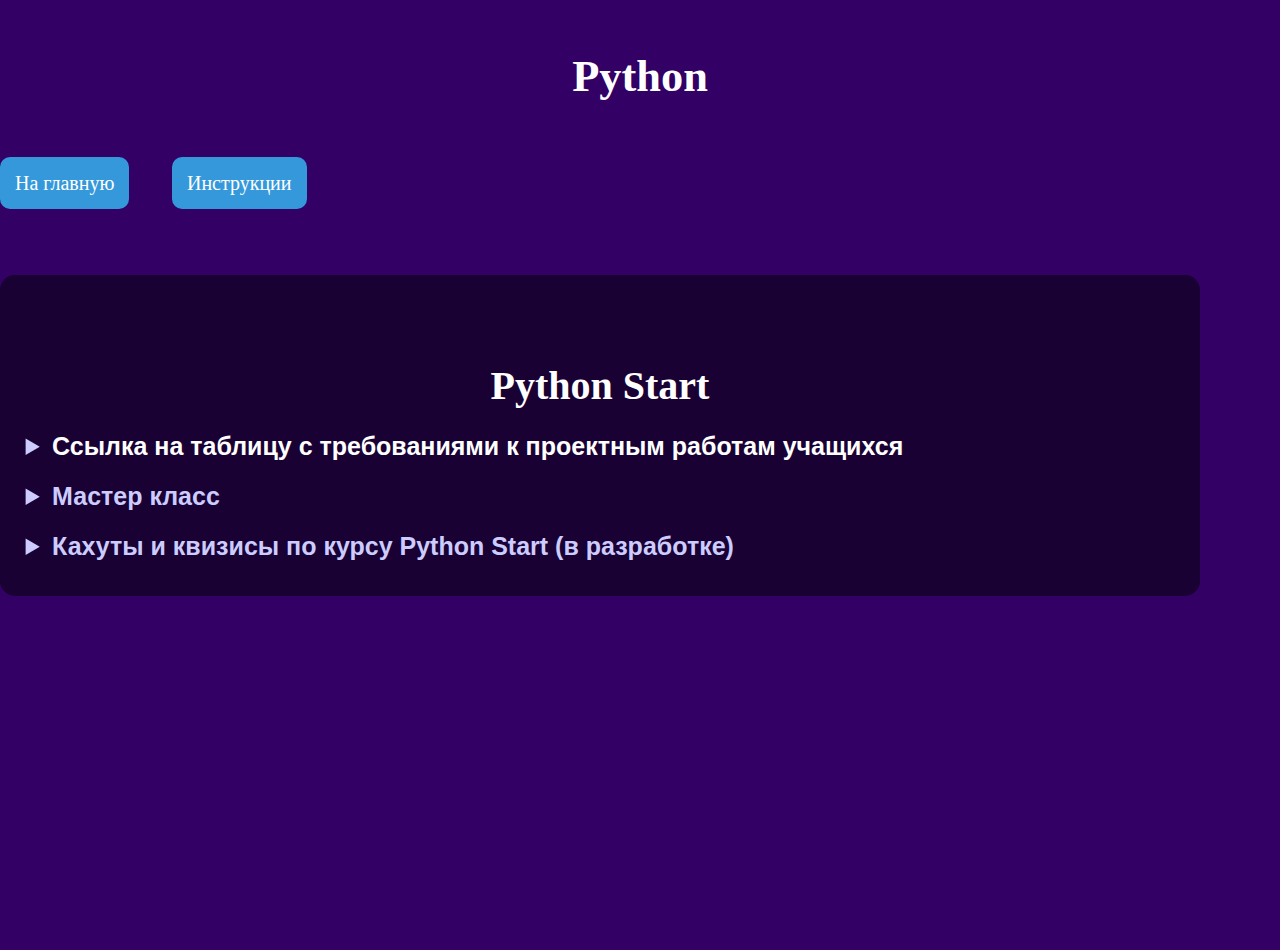
<file: python.html>
<!DOCTYPE html>
<html lang="en">
<head>
    <meta charset="UTF-8">
    <meta name="viewport" content="width=device-width, initial-scale=1.0">
    <title>Пайтон</title>
    <link href="https://cdn.jsdelivr.net/npm/bootstrap@5.1.3/dist/css/bootstrap.min.css" rel="stylesheet" integrity="sha384-1BmE4kWBq78iYhFldvKuhfTAU6auU8tT94WrHftjDbrCEXSU1oBoqyl2QvZ6jIW3" crossorigin="anonymous">
    <link rel="stylesheet" href="css/style.css">
</head>
<body class="area">
    <div class="loader">
        <img src="img/logoMin.png" alt=""> 
        <p>A</p>
    </div> 
    <!-- Конец лоадера -->

<h1><strong>Python</strong></h1>

<!-- Анимация фона -->
<div>
            <ul class="circles">
                    <li></li>
                    <li></li>
                    <li></li>
                    <li></li>
                    <li></li>
                    <li></li>
                    <li></li>
                    <li></li>
                    <li></li>
                    <li></li>
            </ul>
</div>

<div id="btn-group">
                <div class="text-center middle">
                    <a href="index2.html" class="btn-inst">На главную</a>
                    <a href="instructions.html" class="btn-inst">Инструкции</a>
                </div>
</div>

<div class="container-fluid">
<div class="container item-list">

<h2>Python Start</h2>
    <details>
    <summary><strong><a href="https://docs.google.com/spreadsheets/d/1WkoTeNAjCLt9nw1OH-nMVDX6pS9FcCWBhP_Fmptfs-E/edit#gid=344696800" target="blank">Ссылка на таблицу с требованиями к проектным работам учащихся</a></strong></summary>
    </details>

    <details>
    <summary><strong>Мастер класс</strong></summary>
        <p class="content">
            <p>
            <h4><a href="https://docs.google.com/presentation/d/1EccdXl00PiXi5b8nKvl60lVO_2cN_MIPm6dlWCUd8Sw/edit#slide=id.g7fc05d24db_5_0">Переработанная и дополненная презентация по МК</a></h4>
            </p>
            <br>
            <p>
            <h3><strong>ОБРАТНАЯ СВЯЗЬ ПОСЛЕ МАСТЕР КЛАССА:</strong></h3>
            <h4>
            <br> Моменты, которые нужно указать по каждому ребенку
            <br>СС, ПС, ПП:
            <br>1. Уровень логики 
            <br>2. В каком темпе выполнял задания
            <br>3. Тянет ли курс. Если не тянет, посоветовать другой курс
            <br>4. Был ли опыт программирования
            <br>5. Впечатление ребёнка от МК
            <br>6. Отметить лучшего ученика в группе
            <br>7. Были ли проблемы с интернетом
            </h4>
            <img src="img/os_2.png" class="imgInstruction">
            </p>
        </p>
    </details>

    <details>
    <summary><strong>Кахуты и квизисы по курсу Python Start (в разработке)</strong></summary>
        <p class="content">
            <details class="container px-4">
            <summary>Модуль 1.</summary>
                <h4>
                <br><a href="" target="blank">
                М1У1 (в разработке) </a>    
        </p>
    </details>

</div>    

</div>


    <script src="script.js"></script>
</body>
</html>
</file>
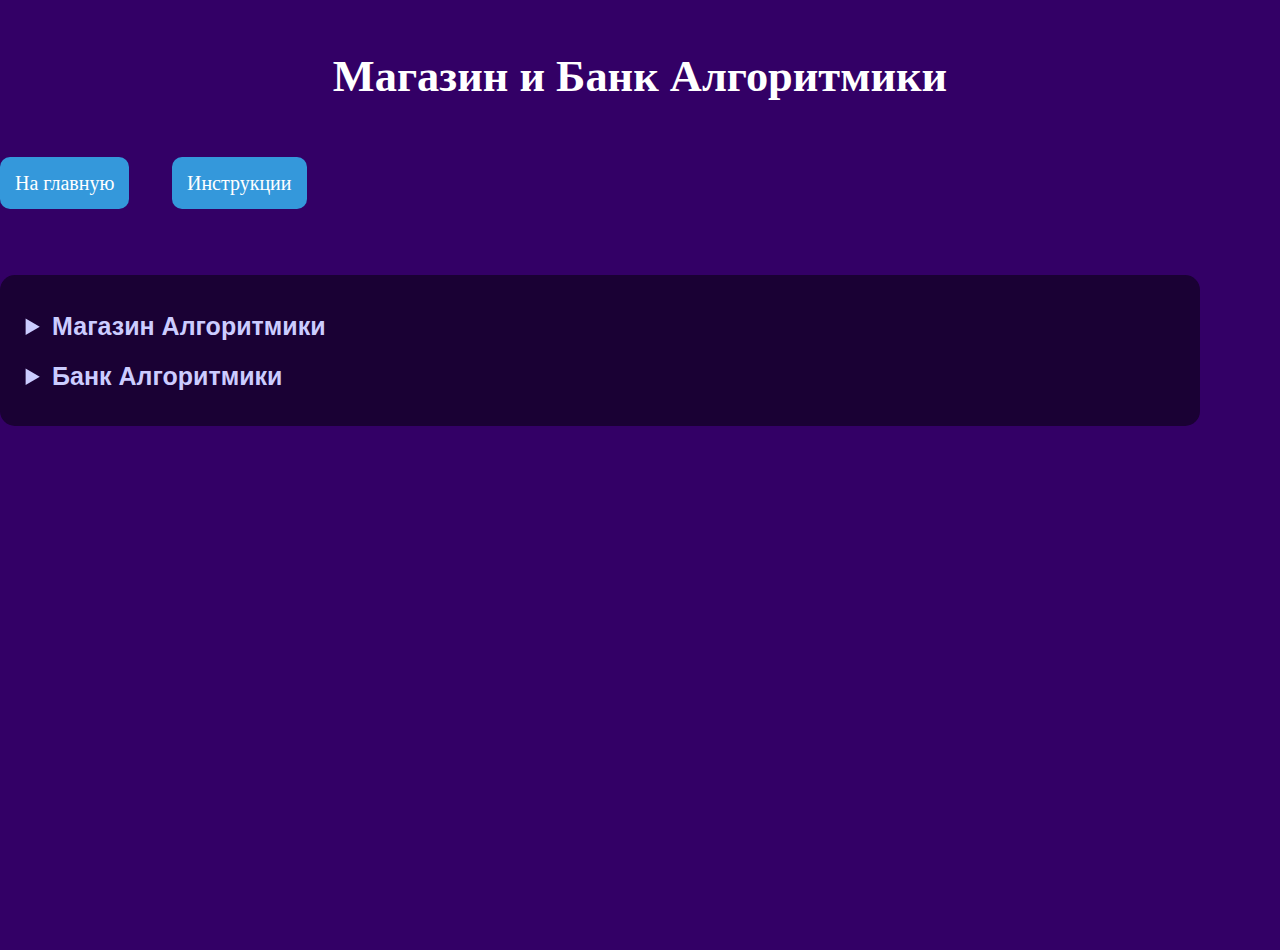
<file: shop_&_bank.html>
<!DOCTYPE html>
<html lang="en">
<head>
    <meta charset="UTF-8">
    <meta name="viewport" content="width=device-width, initial-scale=1.0">
    <title>Магазин и банк Алгоритмики</title>
    <link href="https://cdn.jsdelivr.net/npm/bootstrap@5.1.3/dist/css/bootstrap.min.css" rel="stylesheet" integrity="sha384-1BmE4kWBq78iYhFldvKuhfTAU6auU8tT94WrHftjDbrCEXSU1oBoqyl2QvZ6jIW3" crossorigin="anonymous">
    <link rel="stylesheet" href="css/style.css">
</head>
<body class="area">
    <div class="loader">
        <img src="img/logoMin.png" alt=""> 
        <p>A</p>
    </div> 
    <!-- Конец лоадера -->

<h1><strong>Магазин и Банк Алгоритмики</strong></h1>


<!-- Анимация фона -->
<div>
            <ul class="circles">
                    <li></li>
                    <li></li>
                    <li></li>
                    <li></li>
                    <li></li>
                    <li></li>
                    <li></li>
                    <li></li>
                    <li></li>
                    <li></li>
            </ul>
</div>

<div id="btn-group">
                <div class="text-center middle">
                    <a href="index2.html" class="btn-inst">На главную</a>
                    <a href="instructions.html" class="btn-inst">Инструкции</a>
                </div>
</div>

<div class="container-fluid">
<div class="container item-list">

    <details>
        <summary><strong>Магазин Алгоритмики</strong></summary>
         <p class="content">
            <h4>
            <br> <a href="http://algoritmika.kz.tilda.ws/" target="blank">Ссылка на магазин</a>
            <br>Подробнее читайте в <a href="instructions.html">разделе инструкций</a>
            <br> <a href="http://algoritmika.kz.tilda.ws/" target="blank"><img class="imgInstruction" src="img/shop.png"></a>
            </h4>
    </details>

    <details>
        <summary><strong>Банк Алгоритмики</strong></summary>
         <p class="content">
            <h4>
            <br>На стадии разработки! Вести учет заработанных детьми фанкоинов следует в таблицах по проектным работам
            <br>Подробнее читайте в <a href="instructions.html">разделе инструкций</a>
            </h4>
    </details>

</div>

</div>

    <script src="script.js"></script>
</body>
</html>
</file>
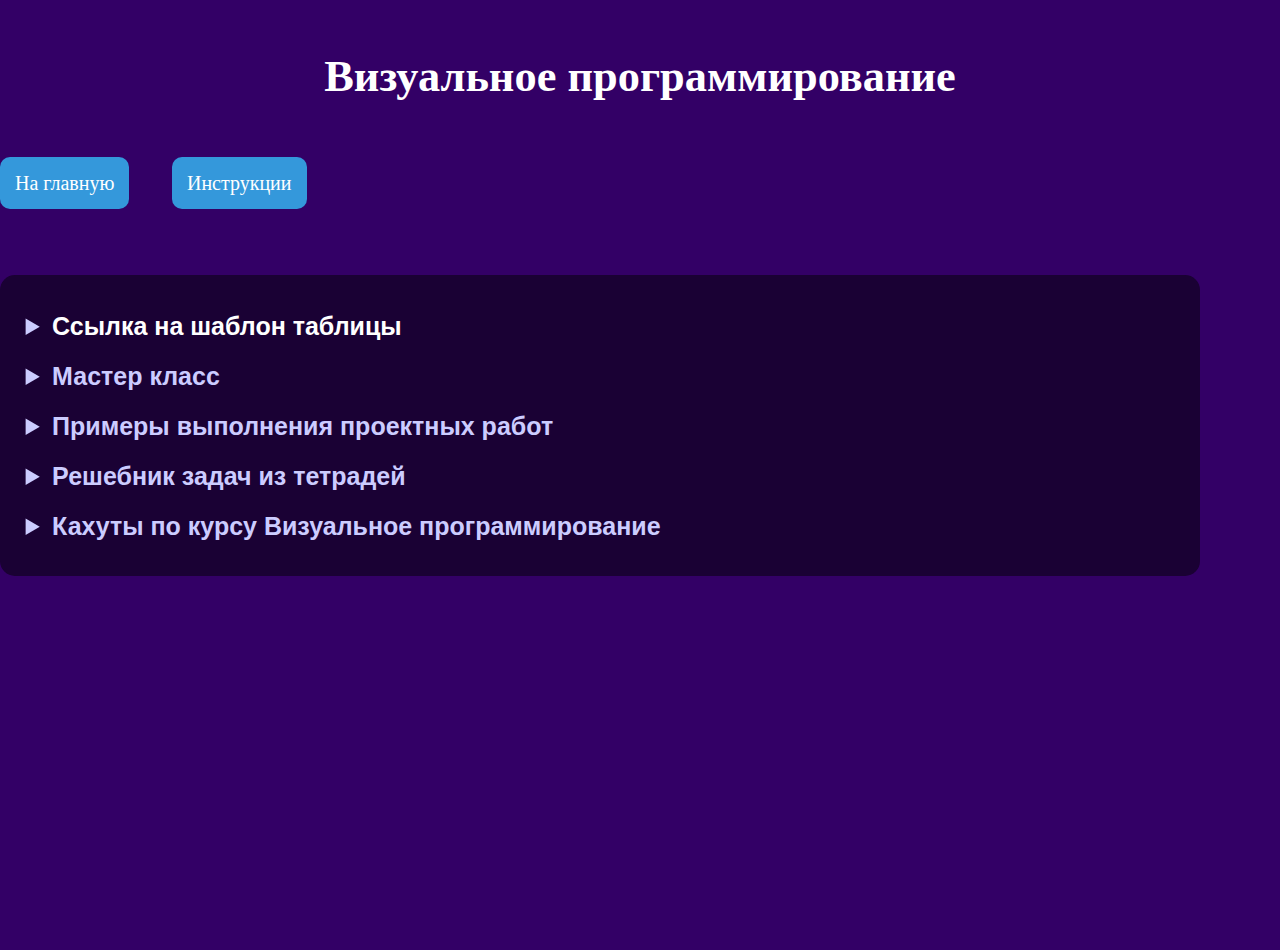
<file: visual-programming.html>
<!DOCTYPE html>
<html lang="en">
<head>
    <meta charset="UTF-8">
    <meta name="viewport" content="width=device-width, initial-scale=1.0">
    <title>Визуальное программирование</title>
    <link href="https://cdn.jsdelivr.net/npm/bootstrap@5.1.3/dist/css/bootstrap.min.css" rel="stylesheet" integrity="sha384-1BmE4kWBq78iYhFldvKuhfTAU6auU8tT94WrHftjDbrCEXSU1oBoqyl2QvZ6jIW3" crossorigin="anonymous">
    <link rel="stylesheet" href="css/style.css">
</head>
<body class="area">
    <div class="loader">
        <img src="img/logoMin.png" alt=""> 
        <p>A</p>
    </div> 
    <!-- Конец лоадера -->

<h1><strong>Визуальное программирование</strong></h1>



<div class="container-fluid">

<div id="btn-group">
                <div class="text-center middle">
                    <a href="index2.html" class="btn-inst">На главную</a>
                    <a href="instructions.html" class="btn-inst">Инструкции</a>
                </div>
</div>
<div class="container item-list">
    <details>
    <summary><strong><a href="https://docs.google.com/spreadsheets/d/1uK7jSpQfZ2SKoFhOT69r-VvR1LUst2Oow1GgsKsNwpE/edit?usp=sharing" target="blank">Ссылка на шаблон таблицы</a></strong></summary>
        <p class="content">
            <h4>
                <br>Таблица представлена в ознакомительных целях. Чтобы использовать ее на занятиях нужно скопировать ее на свой диск или компьютер (подробнее читайте в <a href="instructions.html">разделе инструкций</a>)
            </h4>
        </p>
    </details>

    <details>
    <summary><strong>Мастер класс</strong></summary>
        <p class="content">
            <h4>
        <p>
            <br><a href="tascks/RobotAct.html" target="blank">Активность "Робот" для МК-онлайн (доработанная версия)</a>
            <br>Здесь представлен вариант Активности "Робот". <br> Робот программируется при помощи специального шифра. Алгоритм в данном случае собирается набором цифр от 1 до 4 (смотрите инструкции в самой активности) <br>Шифр нужно набирать последовательно без пробелов и без посторонних символов и знаков. Объясните это обязательно перед тем как будете проводить эту активность
            <br><a href="tascks/RobotAct.html" target="blank"><img class="imgInstruction1" src="img/robo_act.png"></a>
        </p>
            </h4>
        <p>
            <h3><strong>ОБРАТНАЯ СВЯЗЬ ПОСЛЕ МАСТЕР КЛАССА:</strong></h3>
            <h4>
            <br> Моменты, которые нужно указать по каждому ребенку
            <br>ВП, ГД:
            <br>1. Уровень логики 
            <br>2. В каком темпе выполнял задания
            <br>3. Тянет ли курс. Если не тянет, посоветовать другой курс
            <br>4. Был ли опыт программирования
            <br>5. Впечатление ребёнка от МК
            <br>6. Отметить лучшего ученика в группе
            <br>7. Были ли проблемы с интернетом
            </h4>
            <img src="img/os_1.png" class="imgInstruction">
        </p>
        </p>
    </details>

    <details>
    <summary><strong>Примеры выполнения проектных работ</strong></summary>
        <p class="content">
            <h4>Здесь и далее будут представлены наглядные способы выполнения проектных работ <br>Рекомендуется демонстрировать их на экране. <br> Не рекомендуется отправлять ссылки на проекты детям. <br> Весь дополнительный материал предназдачен для демонстации и объяснения материала. <br> Не обязательно выполнение проектов точно по образцу. С требованиями к выполнению проектов смотрите в таблице по проектным работам
                <br>ДЛЯ ЗАПУСКА НАЖМИТЕ КНОПКУ "PLAY" в правом верхнем углу</h4>
                <img class="imgLittle" src="img/play.png">

            <details class="container px-4">
            <summary>Проект "Мультфильм. Высадка на Марс"</summary> 
                <h4>
            <p>
                <br>Пример проекта мультфильм. Можно разобрать со средней группой.
                <br>ДЛЯ ЗАПУСКА НАЖМИТЕ КНОПКУ "PLAY" в правом верхнем углу <br>ЖМИ НА КАРТИНКУ ВНИЗУ
                <br><a href="tascks/cartoon.html" target="blank"><img class="imgInstruction1" src="img/cartoon-2.png"></a>
            </p>
                </h4>
            </details>

            <details class="container px-4">
            <summary>Проект "Мультфильм. Марсоботик"</summary> 
                <h4>
            <p>
                <br>Пример проекта мультфильм. Можно разобрать с достаточно сильной группой, с которой можно пройти дополнительный блок команд "Текст в речь". В компьютере должен быть включен звук.
                <br>ДЛЯ ЗАПУСКА НАЖМИТЕ КНОПКУ "PLAY" в правом верхнем углу <br>ЖМИ НА КАРТИНКУ ВНИЗУ
                <br><a href="tascks/cartoon-2.html" target="blank"><img class="imgInstruction1" src="img/cartoon.png"></a>
            </p>
                </h4>
            </details>

            <details class="container px-4">
            <summary>Проект "Голосовой Ассистент" (Чат-бот)</summary> 
                <h4>
            <p>
                <br>Пример проекта Чат-бот. Можно разобрать с достаточно сильной группой, с которой можно пройти дополнительные блоки команд. В компьютере должен быть включен звук
                <br>ДЛЯ ЗАПУСКА НАЖМИТЕ КНОПКУ "PLAY" в правом верхнем углу <br>ЖМИ НА КАРТИНКУ ВНИЗУ
                <br><a href="tascks/assistant.html" target="blank"><img class="imgInstruction1" src="img/assistant.png"></a>
            </p>
                </h4>
            </details>
            <details class="container px-4">
            <summary>Дополнительные картинки с подсказками по кодам для проекта "Чат-бот"</summary> 
                <h4>
            <p>
                <br>Пример проектных работ для младших (слабых) групп:
                <br>1. <img class="img_project" src="img/chat-bot/1.png">
                <br>2. <img class="img_project" src="img/chat-bot/2.png">
                <br>3. <img class="img_project" src="img/chat-bot/3.png">
                <br>4. <img class="img_project" src="img/chat-bot/4.png">
            </p>
            <p>
                <br>Пример проектных работ для сильных групп:
                <br>1. <img class="img_project" src="img/assistant/1.png">
                <br>2. <img class="img_project" src="img/assistant/2.png">
                <br>3. <img class="img_project" src="img/assistant/3.png">
                <br>4. <img class="img_project" src="img/assistant/4.png">
                <br>5. <img class="img_project" src="img/assistant/5.png">
                <br>6. <img class="img_project" src="img/assistant/6.png">
                <br>7. <img class="img_project" src="img/assistant/7.png">
                <br>8. <img class="img_project" src="img/assistant/8.png">
            </p>
                </h4>
            </details>
        </p>
    </details>

         <details>
    <summary><strong>Решебник задач из тетрадей</strong></summary>
        <p class="content">
            <h4>Здесь и далее будут представлены наглядные способы решения задач из тетрадей, которые чаще всего вызывают вопросы у учащихся. <br>Рекомендуется демонстрировать из на экране и решать вместе с ними. <br> Не рекомендуется отправлять ссылки на решебник и другие проекты детям. <br> Весь дополнительный материал предназдачен для демонстации и объяснения материала
                <br>ДЛЯ ЗАПУСКА НАЖМИТЕ КНОПКУ "PLAY" в правом верхнем углу</h4>
                <img class="imgLittle" src="img/play.png">
        <details class="container px-4">
            <summary>1-модуль</summary> 
                <h4>
                <br><a href="tascks/" target="blank">Пока нет заданий</a>
                </h4>
        </details>
        <details class="container px-4">
            <summary>2-модуль</summary>
                <h4>
                <br><a href="tascks/m2e1.html" target="blank">Задание 1</a>   
                <br><a href="tascks/m2e7.html" target="blank">Задание 7</a>
                <br><a href="tascks/m2e8.html" target="blank">Задание 8</a>
                </h4>
        </details>
        <details class="container px-4">
            <summary>3-модуль</summary>
                <h4>
                <br><a href="tascks/m3e7.html" target="blank">Задание 7</a>
                </h4>
        </details>
        </p>
    </details>

    <details>
    <summary><strong>Кахуты по курсу Визуальное программирование</strong></summary>
        <p class="content">
            <details class="container px-4">
            <summary>Модуль-1. Введение</summary>
                <h4>
                <br><a href="https://play.kahoot.it/v2/?quizId=d7b0225c-c5d9-4362-83c5-9248c69a357b" target="blank">М1У1 Линейный алгоритм</a>
                <br><a href="https://play.kahoot.it/v2/?quizId=bab92d4a-9939-4bf8-b991-dcbab62c12c5" target="blank">М1У2 Циклы</a>
                <br><a href="https://play.kahoot.it/v2/?quizId=88e7a751-a6d3-4c8b-adb6-4e9775ab71f5" target="blank">М1У3 Начальная расстановка</a>
                <br><a href="https://play.kahoot.it/v2/?quizId=709cb070-d90b-4033-af55-5a4edf846957" target="blank">М1У4 События</a>
                <br><a href="https://play.kahoot.it/v2/?quizId=616bef66-2558-4a3d-84de-601d2ae3869e" target="blank">М1У5 Проект. Визитка</a>
                </h4>
            </details>

            <details class="container px-4">
            <summary>Модуль-2. Пространство</summary>
                <h4>
                <br><a href="https://play.kahoot.it/v2/?quizId=062dc020-572a-46fb-9cf7-e388698909af" target="blank">М2У1 Координаты</a>
                <br><a href="https://play.kahoot.it/v2/?quizId=0d2955bd-e904-4df9-81f7-b4e11141652d" target="blank">М2У2 Повороты в направлении</a>
                <br><a href="https://play.kahoot.it/v2/?quizId=09dccaf2-fa67-4a54-8809-1e51c4c32c31" target="blank">М2У3 Вращение и градусы</a>
                <br><a href="https://play.kahoot.it/v2/?quizId=3fa6225a-7236-4e3d-9d6b-8875fe88ff10" target="blank">
                М2У4 Сообщения</a>
                <br><a href="https://play.kahoot.it/v2/?quizId=ffbbb3ae-1c9e-473a-8131-01b5688ab620" target="blank">
                М2У5 Проект. Мультфильм</a>
                </h4>
            </details>

            <details class="container px-4">
            <summary>Модуль-3. Игра</summary>
                <h4>
                <br><a href="https://play.kahoot.it/v2/?quizId=0f6bc7c7-c60d-41c4-8216-9eef61603d1c" target="blank">М3У1 Условия и оператор выбора</a>
                <br><a href="https://play.kahoot.it/v2/?quizId=387afaa2-be5a-4dba-913c-8b058236ccdd" target="blank">М3У2 Изменение координат</a>
                <br><a href="https://play.kahoot.it/v2/?quizId=a7765bdd-c84a-49a4-b906-9a40b62e0ce5" target="blank">М3У3 Процедуры</a>
                <br><a href="https://play.kahoot.it/v2/?quizId=faafbfeb-806e-49c9-9334-ae702af7ca4a" target="blank">
                М3У4 Планирование игры</a>
                <br><a href="https://play.kahoot.it/v2/?quizId=25f07705-733c-4b18-9d50-7882537b8abd" target="blank">
                М3У5 Тестирование игр</a>
                <br><a href="https://play.kahoot.it/v2/?quizId=bb1ee4fb-a095-4a57-80c6-9b7029268f4d" target="blank">
                М3У6 Презентация игр</a>
                </h4>
            </details>

            <details class="container px-4">
            <summary>Модуль-4. Логика</summary>
                <h4>
                <br><a href="https://play.kahoot.it/v2/?quizId=9f0967b5-d1cb-490b-9422-8188d48b2464" target="blank">М4У1 Логические операторы И, ИЛИ, НЕ</a>
                <br><a href="https://play.kahoot.it/v2/?quizId=cd03ca0b-201b-49da-b134-983689314daf" target="blank">М4У2 Цикл с условием</a>
                <br><a href="https://play.kahoot.it/v2/?quizId=a303ee55-8ebd-4961-9be3-69d87e027cb5" target="blank">М4У3 Случайные числа и диапазон</a>
                <br><a href="https://play.kahoot.it/v2/?quizId=bea12bc0-87ed-4cf0-9738-1149ee8a8436" target="blank">М4У4 Области координат</a>
                <br><a href="https://play.kahoot.it/v2/?quizId=00bd58bf-a4a1-48da-af1b-fabaf1fe45fc" target="blank">
                М4У5 Групповой проект</a>
                <br><a href="https://play.kahoot.it/v2/?quizId=3e76496c-4637-462e-854b-c19285a27911&hostId=95434edd-fb4c-4711-8e54-1769c19be3c3" target="blank">
                М4У6 Групповой проект. Доработка и презентация </a>
                </h4>
            </details>

            <details class="container px-4">
            <summary>Модуль-5. Переменные</summary>
                <h4>
                <br><a href="https://play.kahoot.it/v2/?quizId=05d379e9-ddd3-4c92-833b-f78eb1f24439" target="blank">М5У1 Переменные в циклах</a>
                <br><a href="https://play.kahoot.it/v2/?quizId=50bea47d-c2f4-4a3a-a347-cd4b4db6ace7" target="blank">М5У2 Типы данных и операторы</a>
                <br><a href="https://play.kahoot.it/v2/?quizId=d8d96f07-8a58-4098-88e1-bd23c1435fa4" target="blank">
                М5У3 Переменные в играх</a>
                <br><a href="https://play.kahoot.it/v2/?quizId=068025cf-fb31-4c39-8b22-cb879f42bbf3" target="blank">М5У4 Переменная как параметр</a>
                <br><a href="https://play.kahoot.it/v2/?quizId=41b71a96-db58-47d4-9be2-cfdf73ad1ee3" target="blank">
                М5У5 Проект "Чат-бот"</a>
                <br><a href="https://play.kahoot.it/v2/?quizId=3eab2b92-a120-4655-8944-5ae09fcb96df" target="blank">
                М5У6 Финализация и презентация проекта</a>
                </h4>
            </details>

            <details class="container px-4">
            <summary>Модуль-6. Клоны</summary>
                <h4>
                <br><a href="https://play.kahoot.it/v2/?quizId=d3dcc208-24fe-4475-b9db-f2a556fb1799" target="blank">
                М6У1 Классы и объекты</a>
                <br><a href="https://play.kahoot.it/v2/?quizId=6171c4da-4dc1-41d9-8e1c-d4d6ac3669a4" target="blank">
                М6У2 Локальные и глобальные переменные</a>
                <br><a href="" target="blank">
                М6У3 Интерфейсы (в разработке)</a>
                <br><a href="https://play.kahoot.it/v2/?quizId=2364b13f-35a9-421b-978b-dd07add66c18&hostId=95434edd-fb4c-4711-8e54-1769c19be3c3" target="blank">
                М6У4 Создание игры "Зеркала"</a>
                <br><a href="" target="blank">
                М6У5 Завершение игры "Зеркала" (в разработке)</a>
                </h4>
            </details>

            <details class="container px-4">
            <summary>Модуль-7. Финальный проект</summary>
                <h4>
                <br><a href="" target="blank">
                М7У1 Подготовка к финальному проекту (в разработке)</a>
                <br><a href="" target="blank">
                М7У2 Завершение финального проекта (в разработке)</a>
                <br><a href="https://play.kahoot.it/v2/?quizId=23f7d166-2dde-428e-badf-9026688bb2ab" target="blank">
                М7У3 Выпускной</a>
                </h4>
            </details>
        </p>
    </details>
</div>

<!-- Анимация фона -->
<div>   
            <ul class="circles">
                    <li></li>
                    <li></li>
                    <li></li>
                    <li></li>
                    <li></li>
                    <li></li>
                    <li></li>
                    <li></li>
                    <li></li>
                    <li></li>
            </ul>
</div>
<!-- Конец Анимации фона -->


</div>

    <script src="script.js"></script>
</body>
</html>
</file>
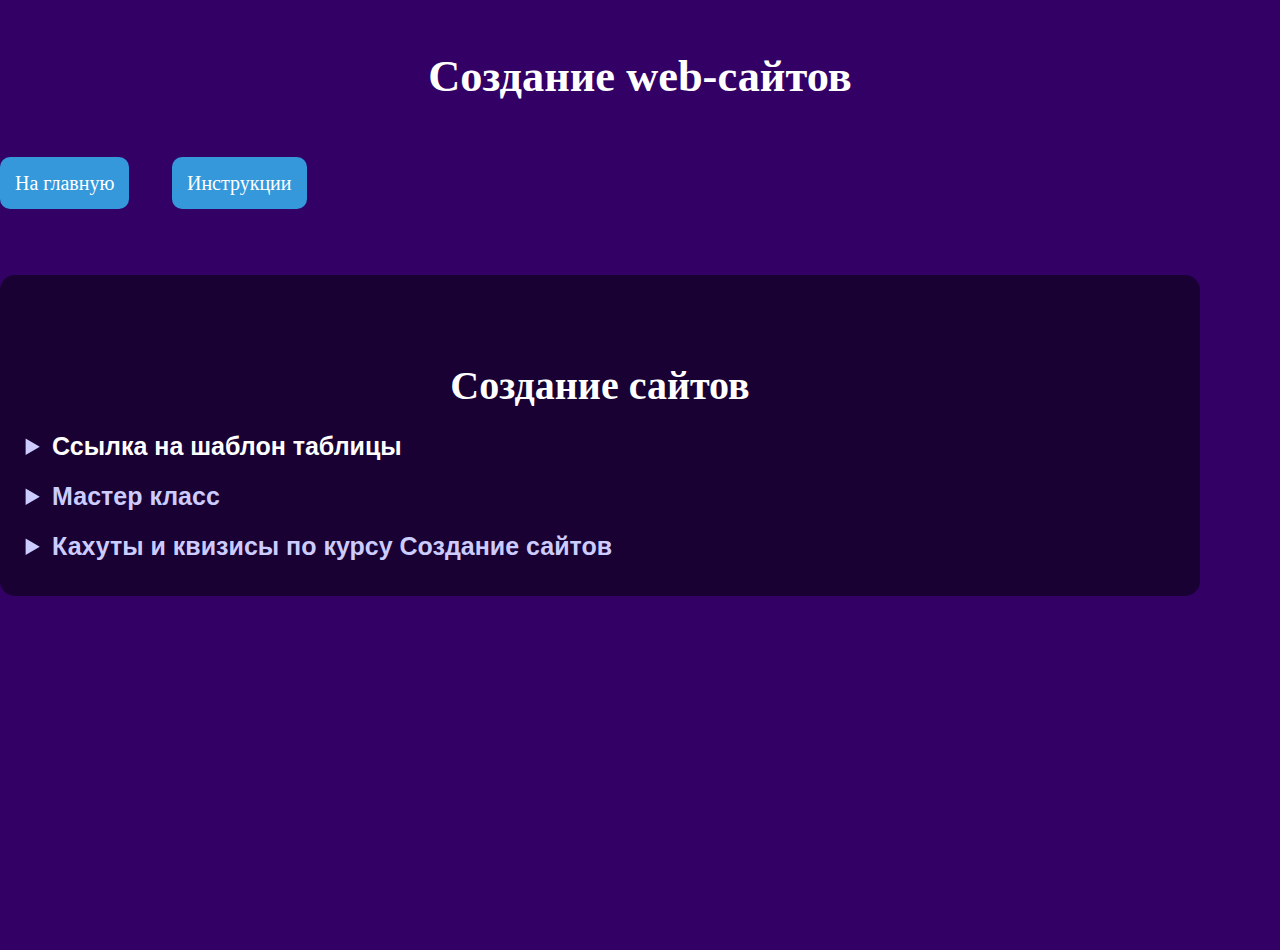
<file: web-sites.html>
<!DOCTYPE html>
<html lang="en">
<head>
    <meta charset="UTF-8">
    <meta name="viewport" content="width=device-width, initial-scale=1.0">
    <title>Создание сайтов</title>
    <link href="https://cdn.jsdelivr.net/npm/bootstrap@5.1.3/dist/css/bootstrap.min.css" rel="stylesheet" integrity="sha384-1BmE4kWBq78iYhFldvKuhfTAU6auU8tT94WrHftjDbrCEXSU1oBoqyl2QvZ6jIW3" crossorigin="anonymous">
    <link rel="stylesheet" href="css/style.css">
</head>
<body class="area">
    <div class="loader">
        <img src="img/logoMin.png" alt=""> 
        <p>A</p>
    </div> 
    <!-- Конец лоадера -->

<h1><strong>Создание web-сайтов</strong></h1>


<!-- Анимация фона -->
<div>
            <ul class="circles">
                    <li></li>
                    <li></li>
                    <li></li>
                    <li></li>
                    <li></li>
                    <li></li>
                    <li></li>
                    <li></li>
                    <li></li>
                    <li></li>
            </ul>
</div>

<div id="btn-group">
                <div class="text-center middle">
                    <a href="index2.html" class="btn-inst">На главную</a>
                    <a href="instructions.html" class="btn-inst">Инструкции</a>
                </div>
</div>

<div class="container-fluid">
<div class="container item-list">

<h2>Создание сайтов</h2>
    <details>
    <summary><strong><a href="https://docs.google.com/spreadsheets/d/10dq_aWxTxvrJfa0OFWfmJ8zcKvixOI3qqTWFVqJd5fI/edit?usp=sharing" target="blank">Ссылка на шаблон таблицы</a></strong></summary>
        <p class="content">
            <h4>
                <br>Таблица представлена в ознакомительных целях. Чтобы использовать ее на занятиях нужно скопировать ее на свой диск или компьютер (подробнее читайте в <a href="instructions.html">разделе инструкций</a>)
            </h4>
        </p>
    </details>

    <details>
    <summary><strong>Мастер класс</strong></summary>
        <p class="content">
            <h3><strong>ОБРАТНАЯ СВЯЗЬ ПОСЛЕ МАСТЕР КЛАССА:</strong></h3>
            <h4>
            <br> Моменты, которые нужно указать по каждому ребенку
            <br>ВП, ГД:
            <br>1. Уровень логики 
            <br>2. В каком темпе выполнял задания
            <br>3. Тянет ли курс. Если не тянет, посоветовать другой курс
            <br>4. Был ли опыт программирования
            <br>5. Впечатление ребёнка от МК
            <br>6. Отметить лучшего ученика в группе
            <br>7. Были ли проблемы с интернетом
            </h4>
            <img src="img/os_1.png" class="imgInstruction">
        </p>
        </p>
    </details>

    <details>
    <summary><strong>Кахуты и квизисы по курсу Создание сайтов</strong></summary>
        <p class="content">
            <details class="container px-4">
            <summary>Модуль-1. Создай свой первый сайт!</summary>
                <h4>
                <br><a href="https://play.kahoot.it/v2/?quizId=b47a0cba-3e88-4097-a875-8c1d14fc2958" target="blank">
                М1У1 Что такое сайт?</a>
                <br><a href="https://play.kahoot.it/v2/?quizId=784039ed-dbd6-4e8a-bf76-c2543d964650" target="blank">
                М1У2 Из чего сайт состоит?</a>
                <br><a href="https://play.kahoot.it/v2/?quizId=448e87c2-5b17-4751-8e87-b5ad468c9d2a" target="blank">
                М1У3 Проект (индивидуальный)</a>
                </h4>
            </details>

            <details class="container px-4">
            <summary>Модуль-2.Базовые правила создания сайтов</summary>
                <h4>
                <br><a href="https://play.kahoot.it/v2/?quizId=8a53af1d-e5b6-45a9-ba26-87d0c8b18d71" target="blank">
                М2У1 Внешний вид сайта </a>
                <br><a href="https://play.kahoot.it/v2/?quizId=3054accf-9b5d-4dee-b625-6cbdf2f49108" target="blank">
                М2У2 Текст на сайте </a>
                <br><a href="https://play.kahoot.it/v2/?quizId=c5886487-43e6-4e15-bfbd-db86b3803759" target="blank">
                М2У3 Изображения для сайта </a>
                <br><a href="" target="blank">
                М2У4 Меню сайта (в разработке)</a>
                <br><a href="https://play.kahoot.it/v2/?quizId=cb8d7293-5838-413f-949a-b7ce063ba720" target="blank">
                М2У5 Проект (групповой)</a>
                </h4>
            </details>

            <details class="container px-4">
            <summary>Модуль-3.Сам себе конструктор</summary>
                <h4>
                <br><a href="https://quizizz.com/admin/quiz/618cb98eef5d80001d01a166/m3u2-tablicy-i-ih-oformlenie-cc" target="blank">
                М3У1 Разметка простых объектов на HTML</a>
                <br><a href="https://quizizz.com/admin/quiz/619619aba8f297001dab845a/stili-obuektov-raznogo-tipa-ss-m3u3" target="blank">
                М3У2 Таблицы и их оформление</a>
                <br><a href="https://quizizz.com/admin/quiz/619f6dd5b3af5e001d89d5b9/proekt-svs-m3u4" target="blank">
                М3У3 Стили объектов разного типа</a>
                <br><a href="https://play.kahoot.it/v2/?quizId=b2aed72d-e57c-4196-abe6-ad990634e8df" target="blank">
                М3У4 Проект индивидуальный </a>
                </h4>
            </details>

            <details class="container px-4">
            <summary>Модуль-4.Управляй стилями</summary>
                <h4>
                <br><a href="" target="blank">
                М4У1 Селекторы по тегу (в разработке)</a>
                <br><a href="https://quizizz.com/admin/quiz/61bae9e5635f1d001d23d19e/kaskadnye-tablicy-stilej-ss-m4u3" target="blank">
                М4У2 Контекстные селекторы</a>
                <br><a href="" target="blank">
                М4У3 Каскадные таблицы стилей (в разработке)</a>
                <br><a href="" target="blank">
                М4У4 Проект индивидуальный (в разработке)</a>
                </h4>
            </details>

            <details class="container px-4">
            <summary>Модуль-5. Макет веб-страницы</summary>
                <h4>
                <br><a href="" target="blank">
                М5У1 Принципы создания макета (в разработке)</a>
                <br><a href="" target="blank">
                М5У2 Виды отступов и границ (в разработке)</a>
                <br><a href="" target="blank">
                М5У3 Списки маркированные и нумерованные (в разработке)</a>
                <br><a href="" target="blank">
                М5У4 Проект индивидуальный (в разработке)</a>
                </h4>
            </details>

            <details class="container px-4">
            <summary>Модуль-6. Блоки, встаньте в ряд!</summary>
                <h4>
                <br><a href="https://play.kahoot.it/v2/?quizId=5d5a5a13-6422-4060-acae-51b3ad7e3251" target="blank">
                М6У1 Контейнеры. Знакомство</a>
                <br><a href="https://play.kahoot.it/v2/?quizId=8256ea1f-819f-450f-93de-134f6a92cf16" target="blank">
                М6У2 Виды контейнеров</a>
                <br><a href="https://play.kahoot.it/v2/?quizId=4a5c2cc4-f2a3-40df-8068-3f800c669389" target="blank">
                М6У3 Флексбоксы</a>
                <br><a href="" target="blank">
                М6У4 Проект индивидуальный (в разработке)</a>
                </h4>
            </details>

            <details class="container px-4">
            <summary>Модуль-7. Профессиональная верстка</summary>
                <h4>
                <br><a href="" target="blank">
                М7У1 Псевдоклассы (в разработке)</a>
                <br><a href="" target="blank">
                М7У2 Псевдоэлементы (в разработке)</a>
                <br><a href="" target="blank">
                М7У3 Абсолютное позиционирование (в разработке)</a>
                <br><a href="" target="blank">
                М7У4 Проект индивидуальный (в разработке)</a>
                </h4>
            </details>

            <details class="container px-4">
            <summary>Модуль-8. Профессиональная вёрстка: линейные градиенты, двумерные трансформации, мультимедиа на сайте</summary>
                <h4>
                <br><a href="" target="blank">
                М8У1 Линейные градиенты (в разработке)</a>
                <br><a href="" target="blank">
                М8У2 Двумерные трансформации (в разработке)</a>
                <br><a href="" target="blank">
                М8У3 Размещаем видео и аудио на сайте (в разработке)</a>
                <br><a href="" target="blank">
                М8У4 Выпускной урок курса (в разработке)</a>
                </h4>
            </details>
        </p>
    </details>


</div>

</div>

    <script src="script.js"></script>
</body>
</html>
</file>
<file: css/style.css>
*,
*::after,
*::before {
  margin: 0;
  padding: 0;
  box-sizing: border-box;
}

html {
  font-size: 62.5%;
}

.main {
  display: flex;
  flex-wrap: wrap;
  justify-content: center;
  align-items: center;
}

.wrap {
  margin: 2rem;

  transform-style: preserve-3d;
  transform: perspective(100rem);

  cursor: pointer;
}

.container1 {
  --rX: 0;
  --rY: 0;
  --bX: 50%;
  --bY: 80%;

  width: 30rem;
  height: 36rem;
  border: 1px solid var(--background-color);
  border-radius: 1.6rem;
  padding: 4rem;
  display: flex;
  align-items: flex-end;
  position: relative;
  transform: rotateX(calc(var(--rX) * 1deg)) rotateY(calc(var(--rY) * 1deg));
  box-shadow: 0 0 3rem .5rem hsla(0, 0%, 0%, .2);
  transition: transform .6s 1s;
}

.container1::before,
.container1::after {
  content: "";

  width: 2rem;
  height: 2rem;
  border: 1px solid #fff;

  position: absolute;
  z-index: 2;

  opacity: .3;
  transition: .3s;
}

.container1::before {
  top: 2rem;
  right: 2rem;

  border-bottom-width: 0;
  border-left-width: 0;
}

.container1::after {
  bottom: 2rem;
  left: 2rem;

  border-top-width: 0;
  border-right-width: 0;
}

.container--active {
  transition: none;
}

.container--1 {
  background: linear-gradient(hsla(0, 0%, 100%, .1), hsla(0, 0%, 100%, .1)), url(../img/algo-logo2.png);
  background-position: var(--bX) var(--bY);
  background-size: 40rem auto;
}

.container--2 {
  background: linear-gradient(hsla(0, 0%, 100%, .1), hsla(0, 0%, 100%, .1)), url(../img/algo-logo4.png);
  background-position: var(--bX) var(--bY);
  background-size: 40rem auto;
}

.container--3 {
  background: linear-gradient(hsla(0, 0%, 100%, .1), hsla(0, 0%, 100%, .1)), url(../img/algo-logo5.png);
  background-position: var(--bX) var(--bY);
  background-size: 40rem auto;
}

.container--4 {
  background: linear-gradient(hsla(0, 0%, 100%, .1), hsla(0, 0%, 100%, .1)), url(../img/algo-logo6.png);
  background-position: var(--bX) var(--bY);
  background-size: 40rem auto;
}

.container--5 {
  background: linear-gradient(hsla(0, 0%, 100%, .1), hsla(0, 0%, 100%, .1)), url(../img/algo-logo1.png);
  background-position: var(--bX) var(--bY);
  background-size: 40rem auto;
}

.container--6 {
  background: linear-gradient(hsla(0, 0%, 100%, .1), hsla(0, 0%, 100%, .1)), url(../img/algo-logo7.png);
  background-position: var(--bX) var(--bY);
  background-size: 40rem auto;
}

.container--7 {
  background: linear-gradient(hsla(0, 0%, 100%, .1), hsla(0, 0%, 100%, .1)), url(../img/algo-logo8.png);
  background-position: var(--bX) var(--bY);
  background-size: 40rem auto;
}

.container--8 {
  background: linear-gradient(hsla(0, 0%, 100%, .1), hsla(0, 0%, 100%, .1)), url(../img/algo-logo9.png);
  background-position: var(--bX) var(--bY);
  background-size: 40rem auto;
}

.container--2 {
  filter: hue-rotate(0deg) saturate(140%);
}

.container--3 {
  filter: hue-rotate(0deg) saturate(140%);
}

.container--4 {
  filter: hue-rotate(0deg) saturate(140%);
}

.container--5 {
  filter: hue-rotate(0deg) saturate(140%);
}

.container--6 {
  filter: hue-rotate(0deg) saturate(140%);
}

.container--7 {
  filter: hue-rotate(0deg) saturate(140%);
}

.container--8 {
  filter: hue-rotate(0deg) saturate(140%);
}

.container1 p {
  color: hsla(0, 0%, 100%, .6);
  font-size: 2.5rem;
}

.wrap:hover .container1::before,
.wrap:hover .container1::after {
  width: calc(100% - 4rem);
  height: calc(100% - 4rem);
}


a {
  text-decoration: none;
  color: white;
}

/* Начало экрана приветствия */
section#intro-header {
  z-index: -1;
  background-image: url(../img/space.png);
  background-size: cover;
  background-attachment: fixed;
  min-height: 100vh;
  padding-top: 5vh;
  padding-bottom: 0vh;
  font-family: "montserrat";
}


section#intro-header h1,
section#intro-header h2{
  
  font-family: sans-serif bold;
  color: #fff;
  font-size: 60px;
}

section#intro-header h2 {
  background-color: rgba(2, 2, 2, 0.7);
  border-radius: 20px;
  padding-bottom:20px;
  font-family: sans-serif;
  color: #CCCCCC;
  font-size: 25px;
  margin-left: 0%;
}

section#intro-header .btn-inst {
  position: relative;
  top: 50px;
  border-radius: 10px;
  border-color: #3498db;
  color: #fff;
  box-shadow: 0 0 40px 40px #3498db inset, 0 0 0 0 #3498db;
  -webkit-transition: all 150ms ease-in-out;
  transition: all 150ms ease-in-out;
  padding: 15px;
  font-size: 20px;
}
section#intro-header .btn-inst:hover {
  box-shadow: 0 0 10px 0 #3498db inset, 0 0 10px 4px #3498db;
}


/* Конец экрана приветствия */

/* Кнопки на других страницах */

.btn-inst {
  
  border-radius: 10px;
  border-color: #3498db;
  color: #fff;
  box-shadow: 0 0 40px 40px #3498db inset, 0 0 0 0 #3498db;
  -webkit-transition: all 150ms ease-in-out;
  transition: all 150ms ease-in-out;
  padding: 15px;
  font-size: 20px;
  margin-right: 40px;
}
.btn-inst:hover {
  box-shadow: 0 0 10px 0 #3498db inset, 0 0 10px 4px #3498db;
  color: white;
}

h1 {
  font-family: sans-serif bold;
  color: white;
  text-align: center;
  margin: 50px;
  margin-bottom: 70px;
}

@media (min-width: 767px){
 h1 {
  font-size: calc(24px + (16 + 16 * 0.7) * ((100vw - 320px) / 1280));
 }
}


h2 {
  padding-top: 50px;
  text-align: center;
  margin-top: 1%;
  margin-bottom: 1%;
  font-family: sans-serif bold;
  color: white;
  font-size: 40px;
}

h3 {
  margin-left: 5%;
  font-family: sans-serif;
  font-size: 20px;
}

h4 {
  margin-left: 10%;
  font-family: sans-serif;
  font-size: 20px;
}

.item-list{
  margin-top: 80px;
  max-width: 1200px;
  background-color: rgba(2, 2, 2, 0.5);
  padding: 2%;
  border-radius: 15px;
}

summary {
  font-family: sans-serif;
  font-size: 25px;
}

body {
  color: #CCCCFF;
  align-items: left;
  background-color: #330066;
}

/* Фон лоадера и перекрытие основного контента */
.loader{
  /*фиксированное позиционирование*/
 position: fixed;
 /* координаты положения */
 left: 0;
 top: 0;
 right: 0;
 bottom: 0;
 display: flex;
 justify-content: center;
 background-color: #330066 ;
 z-index: 1001;
}

.loader img{
 position: relative;
 max-width: 500px;
 max-height: 500px;
 margin: auto;
 animation: coin-rotate 3s both infinite;
}

/* Буква из лоадера */
.loader p{
 font-size: 450px;
 font-family: sans-serif;
 margin: 0;
 color: #FFF212;
 position: absolute;
 top: 47%;
 left: 50%;
 margin-right: -50%;
 transform: translate(-50%, -50%)
}

@keyframes coin-rotate {
0% {
    transform: rotateY(0);
    }
50% {
    transform: rotateY(180deg);
    }
100%{
    transform: rotateY(360deg);
    }
}

.loaded_hiding .loader {
    transition: 0.3s opacity;
    opacity: 0;
  }
  
  .loaded .loader {
    display: none;
  }

  .slide p {
    display:none;
}

.imgInstruction {
  width: 80%;
  position: relative;
  margin: 10px;
  margin-left: 10%;
}

.imgInstruction1 {
  width: 40%;
  position: relative;
  margin: 10px;
  margin-left: 30%;
}

.imgLittle {
  width: 30%;
  margin-left: 40%;
}

.img_project {
  width: 40%;
  margin: 5px;
  margin-left: 10%;
}

details {
  line-height: 2;
}

/* начальная позиция. Ракета */ 
 
div.rocket div {
    z-index: 0;
    position: absolute;
    /* устанавливаем эффект перехода между двумя состояниями блока с изображением */
    -webkit-transition: 2s ease-in; 
    -moz-transition: 2s ease-in; 
    -o-transition: 2s ease-in; 
    transition: 2s ease-in; 
} 
 
div.rocket div img { 
    /* устанавливаем эффект перехода между двумя состояниями изображения */
    -webkit-transition: 1s ease-in-out; 
    -moz-transition: 1s ease-in-out; 
    -o-transition: 1s ease-in-out; 
    transition: 1s ease-in-out; 
} 
 
/* конечная позиция */ 
#intro-header:hover div.rocket div { 
    /* смещаем блок с изображением ракеты на заданные X и Y */
    -webkit-transform: translate(1100px,-480px); 
    -moz-transform: translate(1100px,-480px); 
    -o-transform: translate(1100px,-480px); 
    -ms-transform: translate(1100px,-480px); 
    transform: translate(1100px,-480px); 
} 
 
#intro-header:hover div.rocket div img {
    /* поворачиваем изображение ракеты на 56 градусов по часовой */
    -webkit-transform: rotate(56deg); 
    -moz-transform: rotate(56deg); 
    -o-transform: rotate(56deg); 
    -ms-transform: rotate(56deg); 
    transform: rotate(56deg); 
}

.logo {
  position: absolute;
  top: 22px;
  height: 54px;
  left: 80px;
}

/*Анимация фона*/
.area{
    background: #330066;  
    background: -webkit-linear-gradient(to left, #330033, #330066);
    background-size: cover;
    background-attachment: fixed;
    width: 100%;
    min-height:100vh;
}

.circles{
    z-index: -1;
    position: absolute;
    top: 0;
    left: 0;
    width: 100%;
    height: 100%;
    overflow: hidden;
}

.circles li{
    position: absolute;
    display: block;
    list-style: none;
    width: 20px;
    height: 20px;
    background: rgba(255, 255, 255, 0.2);
    animation: animate 25s linear infinite;
    bottom: -150px;
    
}

.circles li:nth-child(1){
    left: 25%;
    width: 80px;
    height: 80px;
    animation-delay: 0s;
}


.circles li:nth-child(2){
    left: 10%;
    width: 20px;
    height: 20px;
    animation-delay: 2s;
    animation-duration: 12s;
}

.circles li:nth-child(3){
    left: 70%;
    width: 20px;
    height: 20px;
    animation-delay: 4s;
}

.circles li:nth-child(4){
    left: 40%;
    width: 60px;
    height: 60px;
    animation-delay: 0s;
    animation-duration: 18s;
}

.circles li:nth-child(5){
    left: 65%;
    width: 20px;
    height: 20px;
    animation-delay: 0s;
}

.circles li:nth-child(6){
    left: 75%;
    width: 110px;
    height: 110px;
    animation-delay: 3s;
}

.circles li:nth-child(7){
    left: 35%;
    width: 150px;
    height: 150px;
    animation-delay: 7s;
}

.circles li:nth-child(8){
    left: 50%;
    width: 25px;
    height: 25px;
    animation-delay: 15s;
    animation-duration: 45s;
}

.circles li:nth-child(9){
    left: 20%;
    width: 15px;
    height: 15px;
    animation-delay: 2s;
    animation-duration: 35s;
}

.circles li:nth-child(10){
    left: 85%;
    width: 150px;
    height: 150px;
    animation-delay: 0s;
    animation-duration: 11s;
}



@keyframes animate {

    0%{
        transform: translateY(0) rotate(0deg);
        opacity: 1;
        border-radius: 0;
    }

    100%{
        transform: translateY(-1000px) rotate(720deg);
        opacity: 0;
        border-radius: 50%;
    }

}

div.zindex {
  z-index: 1;
}
</file>
